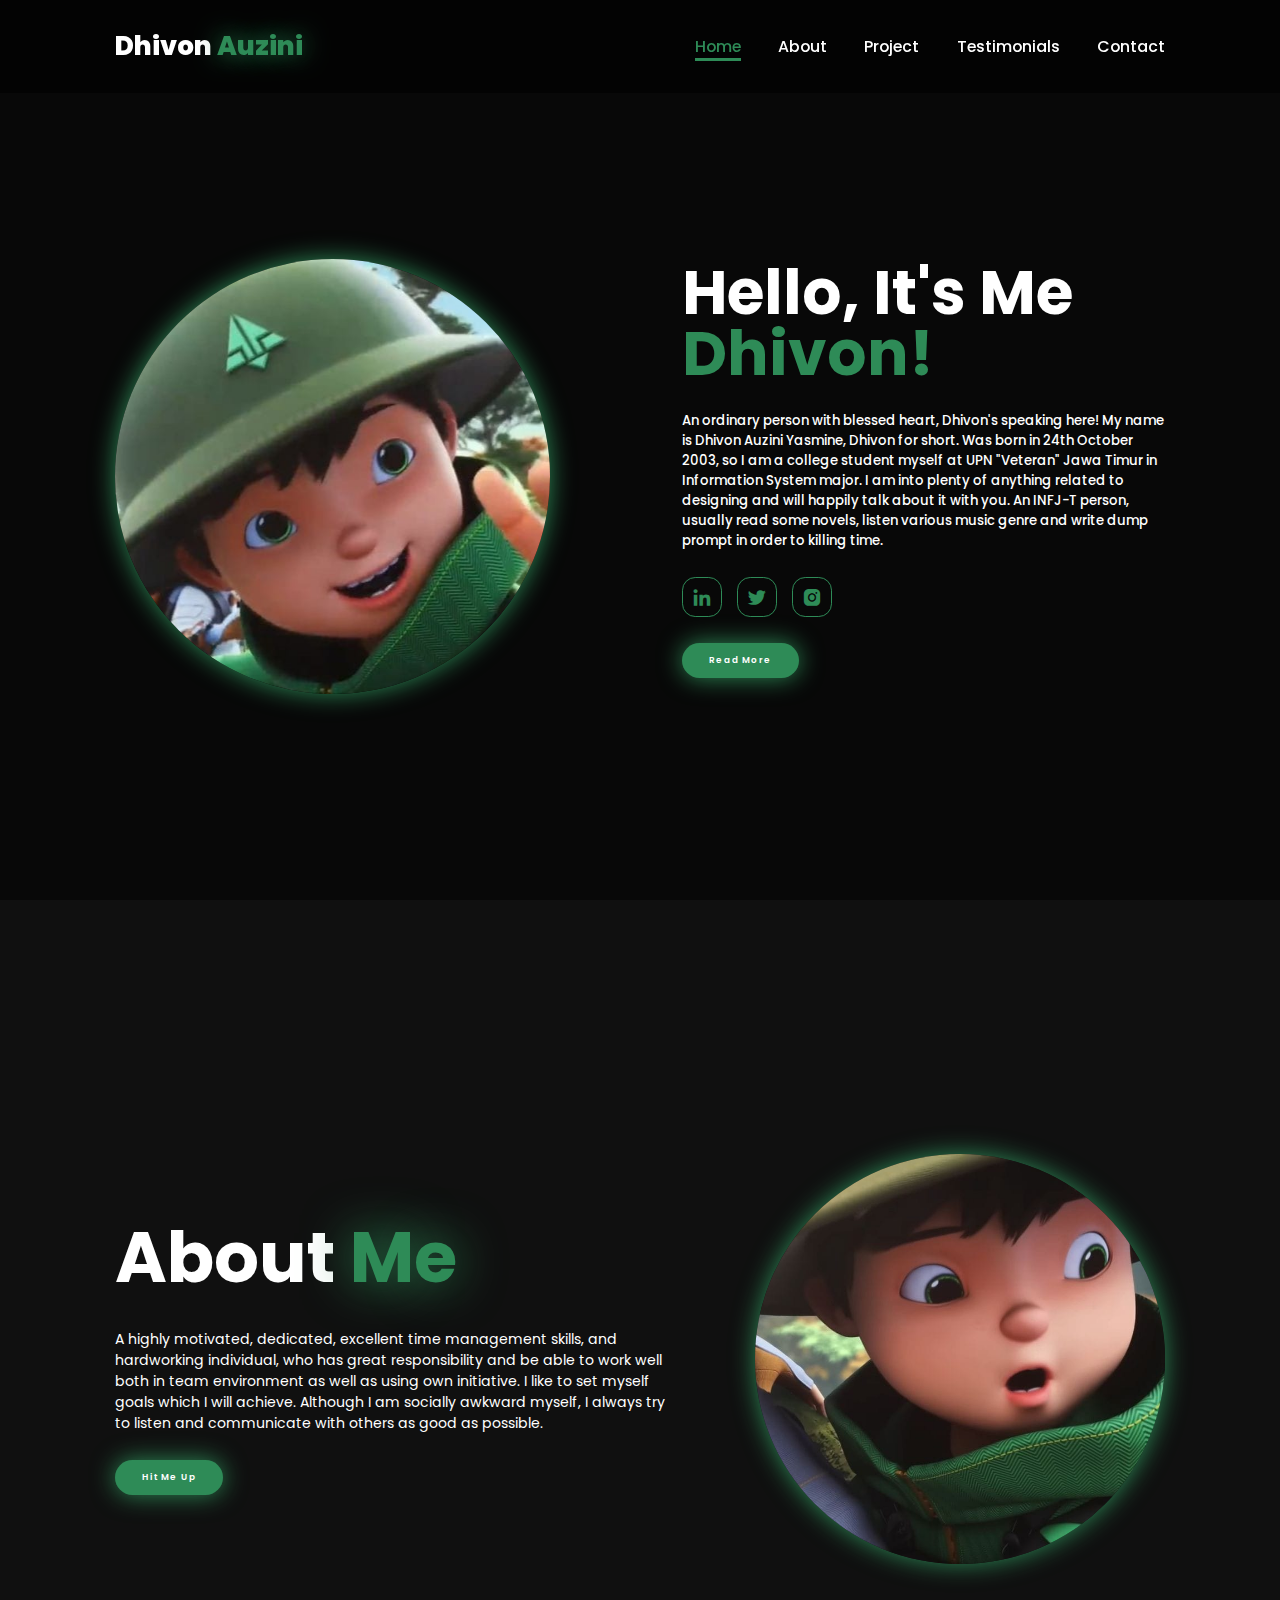
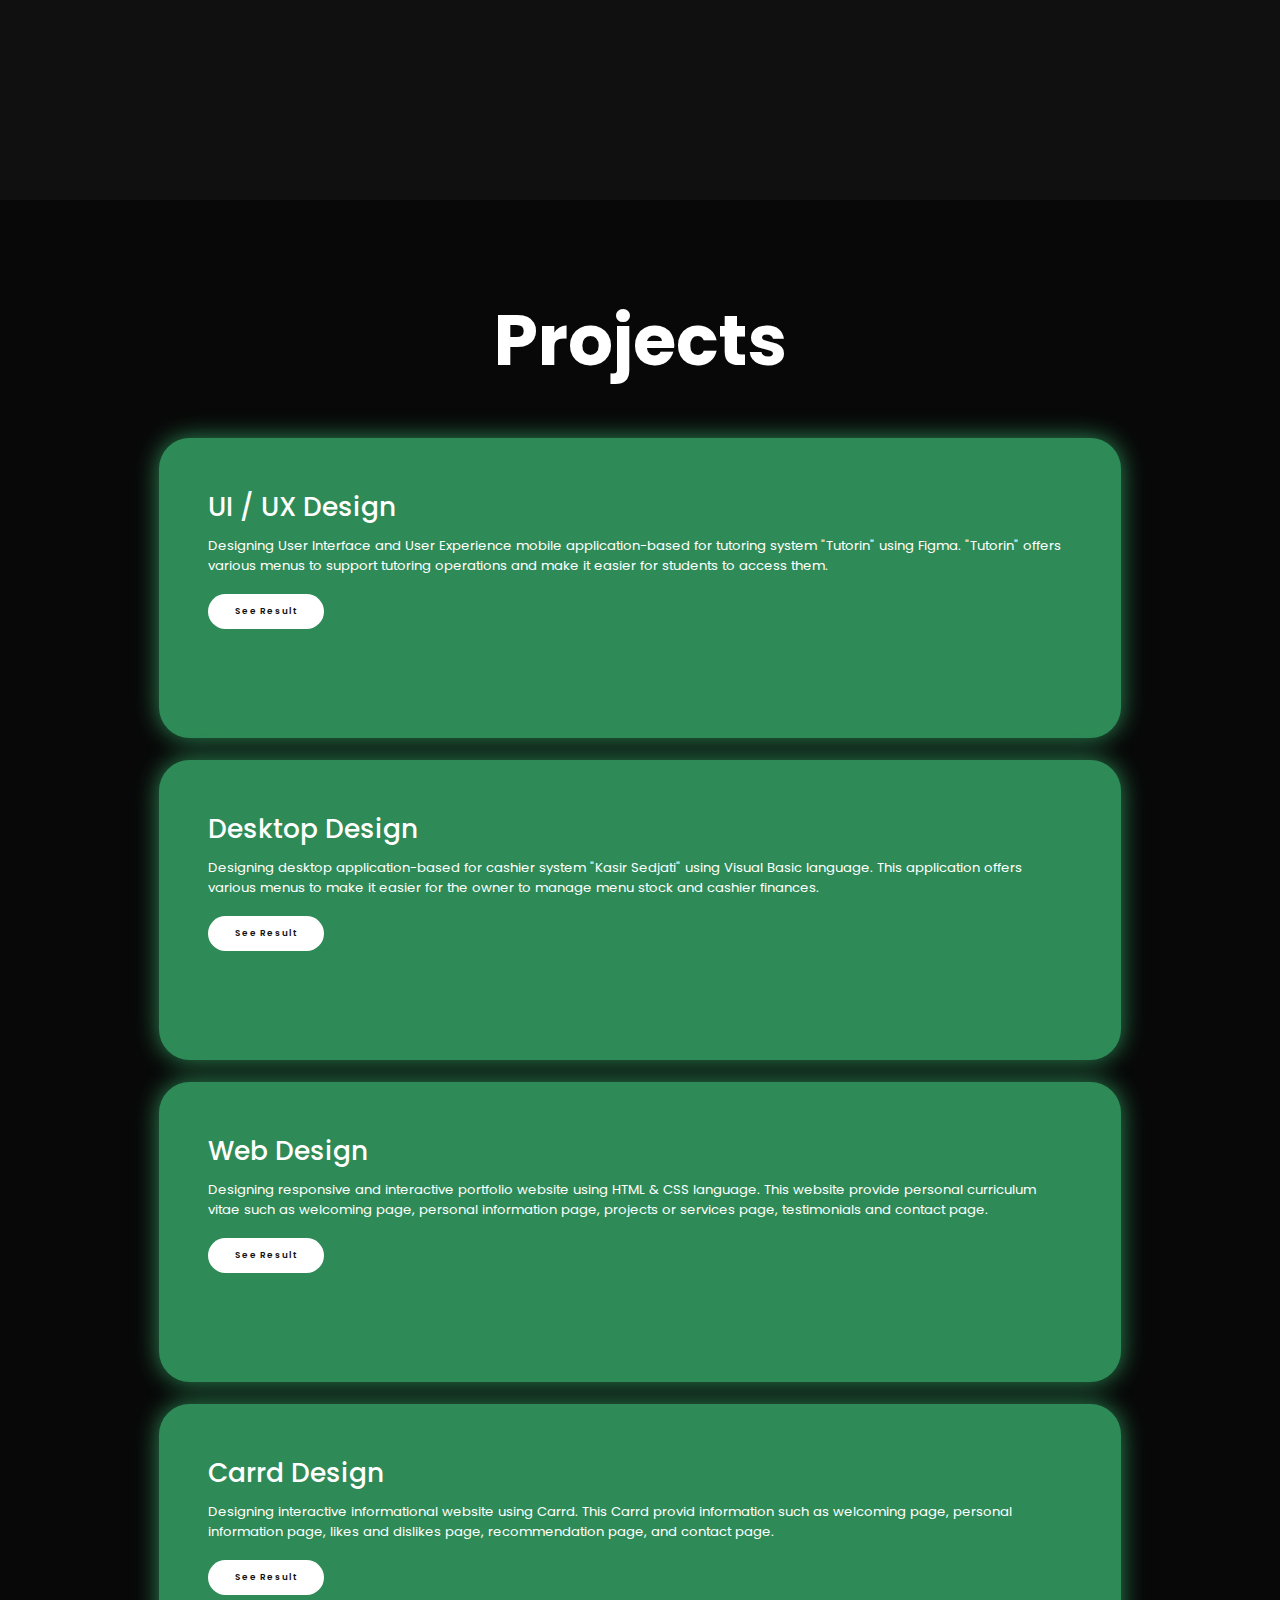
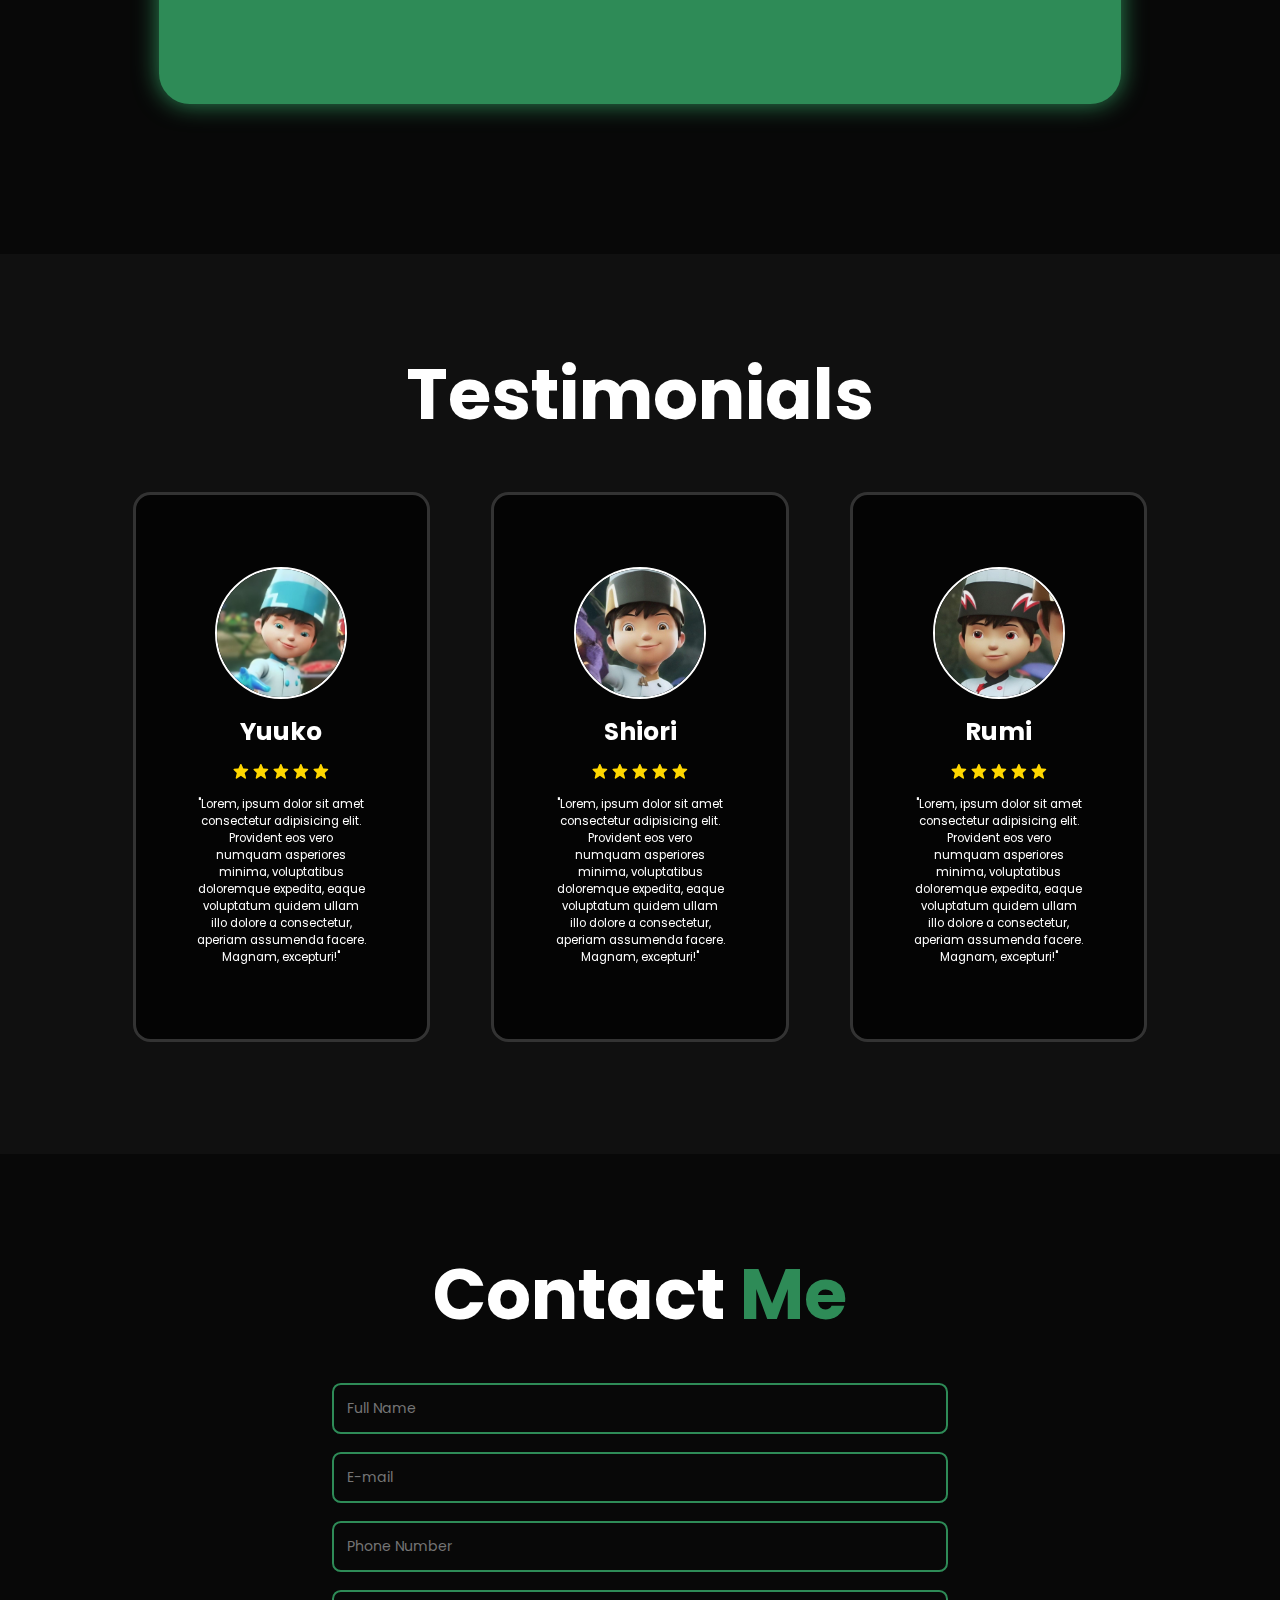
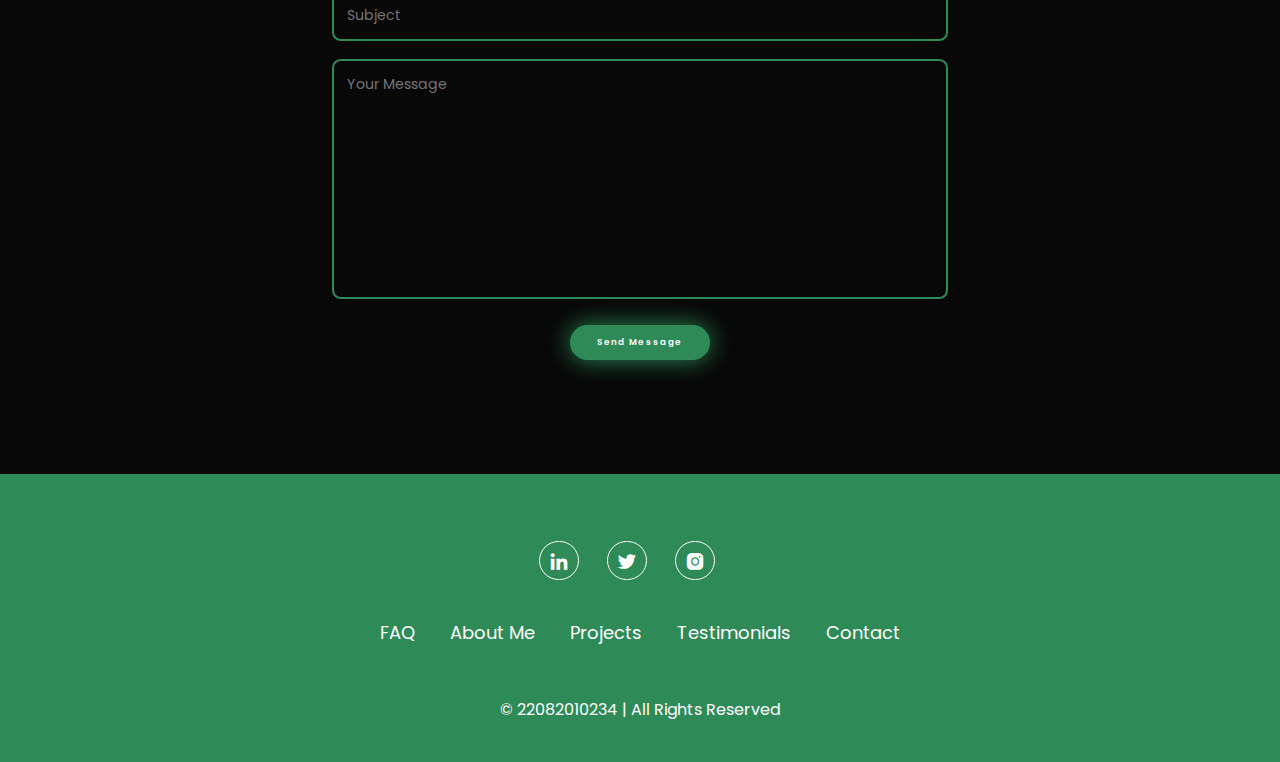
<file: dhivon/index.html>
<html lang="en">
<head>
    <meta charset="UTF-8">
    <meta name="viewport" content="width=device-width, initial-scale=1.0">
    <title>Welcome!</title>

    <!-- css link -->
    <link rel="stylesheet" type="text/css" href="style.css">
    
    <!-- font link -->
    <link rel="preconnect" href="https://fonts.googleapis.com">
    <link rel="preconnect" href="https://fonts.gstatic.com" crossorigin>
    <link href="https://fonts.googleapis.com/css2?family=Poppins:ital,wght@0,100;0,200;0,300;0,400;0,500;0,600;0,700;0,800;0,900;1,100;1,200;1,300;1,400;1,500;1,600;1,700;1,800;1,900&display=swap" rel="stylesheet">

    <!-- icon link -->
    <link href='https://unpkg.com/boxicons@2.1.4/css/boxicons.min.css' rel='stylesheet'>
</head>
<body>
    
    <header class="header">
        <a href="#home" class="logo"> Dhivon <span>Auzini</span></a>

        <i class='bx bx-menu' id="menu-icon"></i>
        <nav class="navbar">
            <a href="#home" class="active">Home</a>
            <a href="#about">About</a>
            <a href="#projects">Project</a>
            <a href="#testimonials">Testimonials</a>
            <a href="#contact">Contact</a>
        </nav>
    </header>

    <section class="home" id="home">
        <div class="home-img">
            <img src="home.jpeg" alt="">
        </div>
        <div class="home-content">
            <h1>Hello, It's Me <span>Dhivon!</span></h1>
            <h3 class="text-animation"><span></span></h3>
            <p>An ordinary person with blessed heart, Dhivon's speaking here! My name is Dhivon Auzini Yasmine, Dhivon for short. Was born in 24th October 2003, so I am a college student myself at UPN "Veteran" Jawa Timur in Information System major.  I am into plenty of anything related to designing and will happily talk about it with you. An INFJ-T person, usually read some novels, listen various music genre and write dump prompt in order to killing time.</p>

            <div class="social-icons">
                <a href="#"><i class='bx bxl-linkedin'></i></a>
                <a href="#"><i class='bx bxl-twitter' ></i></a>
                <a href="#"><i class='bx bxl-instagram-alt' ></i></a>
            </div>

            <a href="#about" class="btn">Read More</a>
        </div>
    </section>

    <section class="about" id="about">
        <div class="about-content">
            <h2 class="heading">About <span>Me</span></h2>
            <h3 class="text-animation"><span></span></h3>
            <p>A highly motivated, dedicated, excellent time management skills, and hardworking individual, who has great responsibility and be able to work well both in team environment as well as using own initiative. I like to set myself goals which I will achieve. Although I am socially awkward myself, I always try to listen and communicate with others as good as possible.</p>
            <a href="#contact" class="btn">Hit Me Up</a>
        </div>

        <div class="about-img">
            <img src="about.jpeg" alt="">
        </div>
    </section>
    
    <section class="projects" id="projects">
        <h2 class="heading">Projects</h2>
        <div class="projects-container">
            <div class="projects-box">
                <div class="projects-info">
                    <h4>UI / UX Design</h4>
                    <p> Designing User Interface and User Experience mobile application-based for tutoring system "Tutorin" using Figma. "Tutorin" offers various menus to support tutoring operations and make it easier for students to access them.</p>
                    <a href="https://www.figma.com/file/AbMfl1EfJgvURfLlW3kEpM/ADSI-bimbel?type=design&node-id=0-1&mode=design" class="btn-read">See Result</a>
                </div> 
            </div>
            <div class="projects-box">
                <div class="projects-info">
                    <h4>Desktop Design</h4>
                    <p>Designing desktop application-based for cashier system "Kasir Sedjati" using Visual Basic language. This application offers various menus to make it easier for the owner to manage menu stock and cashier finances.</p>
                    <a href="https://drive.google.com/file/d/1sL5VY2yGUcNjOgNeVgdb76kVth1eeqQ7/view?usp=drive_link" class="btn-read">See Result</a>
                </div> 
            </div>
            <div class="projects-box">
                <div class="projects-info">
                    <h4>Web Design</h4>
                    <p>Designing responsive and interactive portfolio website using HTML & CSS language. This website provide personal curriculum vitae such as welcoming page, personal information page, projects or services page, testimonials and contact page.</p>
                    <a href="#home" class="btn-read">See Result</a>
                </div> 
            </div>
            <div class="projects-box">
                <div class="projects-info">
                    <h4>Carrd Design</h4>
                    <p>Designing interactive informational website using Carrd. This Carrd provid information such as welcoming page, personal information page, likes and dislikes page, recommendation page, and contact page.</p>
                    <a href="https://w8nbin.carrd.co/" class="btn-read">See Result</a>
                </div> 
            </div>
        </div>
    </section>

    <section class="testimonials" id="testimonials">
        <div class="testimonials-box">
            <h2 class="heading">Testimonials</h2>
            <div class="wrapper">
                <div class="testimonial-item">
                    <img src="3.jpeg" alt="">
                    <h2>Yuuko</h2>
                    <div class="rating">
                        <i class='bx bxs-star' id="star"></i>
                        <i class='bx bxs-star' id="star"></i>
                        <i class='bx bxs-star' id="star"></i>
                        <i class='bx bxs-star' id="star"></i>
                        <i class='bx bxs-star' id="star"></i>
                    </div>
                    <p>"Lorem, ipsum dolor sit amet consectetur adipisicing elit. Provident eos vero numquam asperiores minima, voluptatibus doloremque expedita, eaque voluptatum quidem ullam illo dolore a consectetur, aperiam assumenda facere. Magnam, excepturi!"</p>
                </div>
                <div class="testimonial-item">
                    <img src="1.jpeg" alt="">
                    <h2>Shiori</h2>
                    <div class="rating">
                        <i class='bx bxs-star' id="star"></i>
                        <i class='bx bxs-star' id="star"></i>
                        <i class='bx bxs-star' id="star"></i>
                        <i class='bx bxs-star' id="star"></i>
                        <i class='bx bxs-star' id="star"></i>
                    </div>
                    <p>"Lorem, ipsum dolor sit amet consectetur adipisicing elit. Provident eos vero numquam asperiores minima, voluptatibus doloremque expedita, eaque voluptatum quidem ullam illo dolore a consectetur, aperiam assumenda facere. Magnam, excepturi!"</p>
                </div>
                <div class="testimonial-item">
                    <img src="2.jpeg" alt="">
                    <h2>Rumi</h2>
                    <div class="rating">
                        <i class='bx bxs-star' id="star"></i>
                        <i class='bx bxs-star' id="star"></i>
                        <i class='bx bxs-star' id="star"></i>
                        <i class='bx bxs-star' id="star"></i>
                        <i class='bx bxs-star' id="star"></i>
                    </div>
                    <p>"Lorem, ipsum dolor sit amet consectetur adipisicing elit. Provident eos vero numquam asperiores minima, voluptatibus doloremque expedita, eaque voluptatum quidem ullam illo dolore a consectetur, aperiam assumenda facere. Magnam, excepturi!"</p>
                </div>
            </div>
        </div>
    </section>

    <section class="contact" id="contact">
        <h2 class="heading">Contact <span>Me</span></h2>

        <form action="#">
            <div class="input-box">
                <input type="text" placeholder="Full Name">
                <input type="email" placeholder="E-mail">
            </div>
            <div class="input-box">
                <input type="number" placeholder="Phone Number">
                <input type="text" placeholder="Subject">
            </div>

            <textarea name="" id="" cols="30" rows="10" placeholder="Your Message"></textarea>
            <input type="submit" value="Send Message" class="btn">
        </form>
    </section>

    <footer class="footer">
        <div class="social">
            <a href="#"><i class='bx bxl-linkedin'></i></a>
            <a href="#"><i class='bx bxl-twitter' ></i></a>
            <a href="#"><i class='bx bxl-instagram-alt' ></i></a>
        </div>

        <ul class="list">
            <li>
                <a href="#">FAQ</a>
            </li>
            <li>
                <a href="#about">About Me</a>
            </li>
            <li>
                <a href="#project">Projects</a>
            </li>
            <li>
                <a href="#testimonials">Testimonials</a>
            </li>
            <li>
                <a href="#contact">Contact</a>
            </li>
        </ul>
        <p class="copyright">© 22082010234 | All Rights Reserved</p>
    </footer>
</body>
</html>
</file>
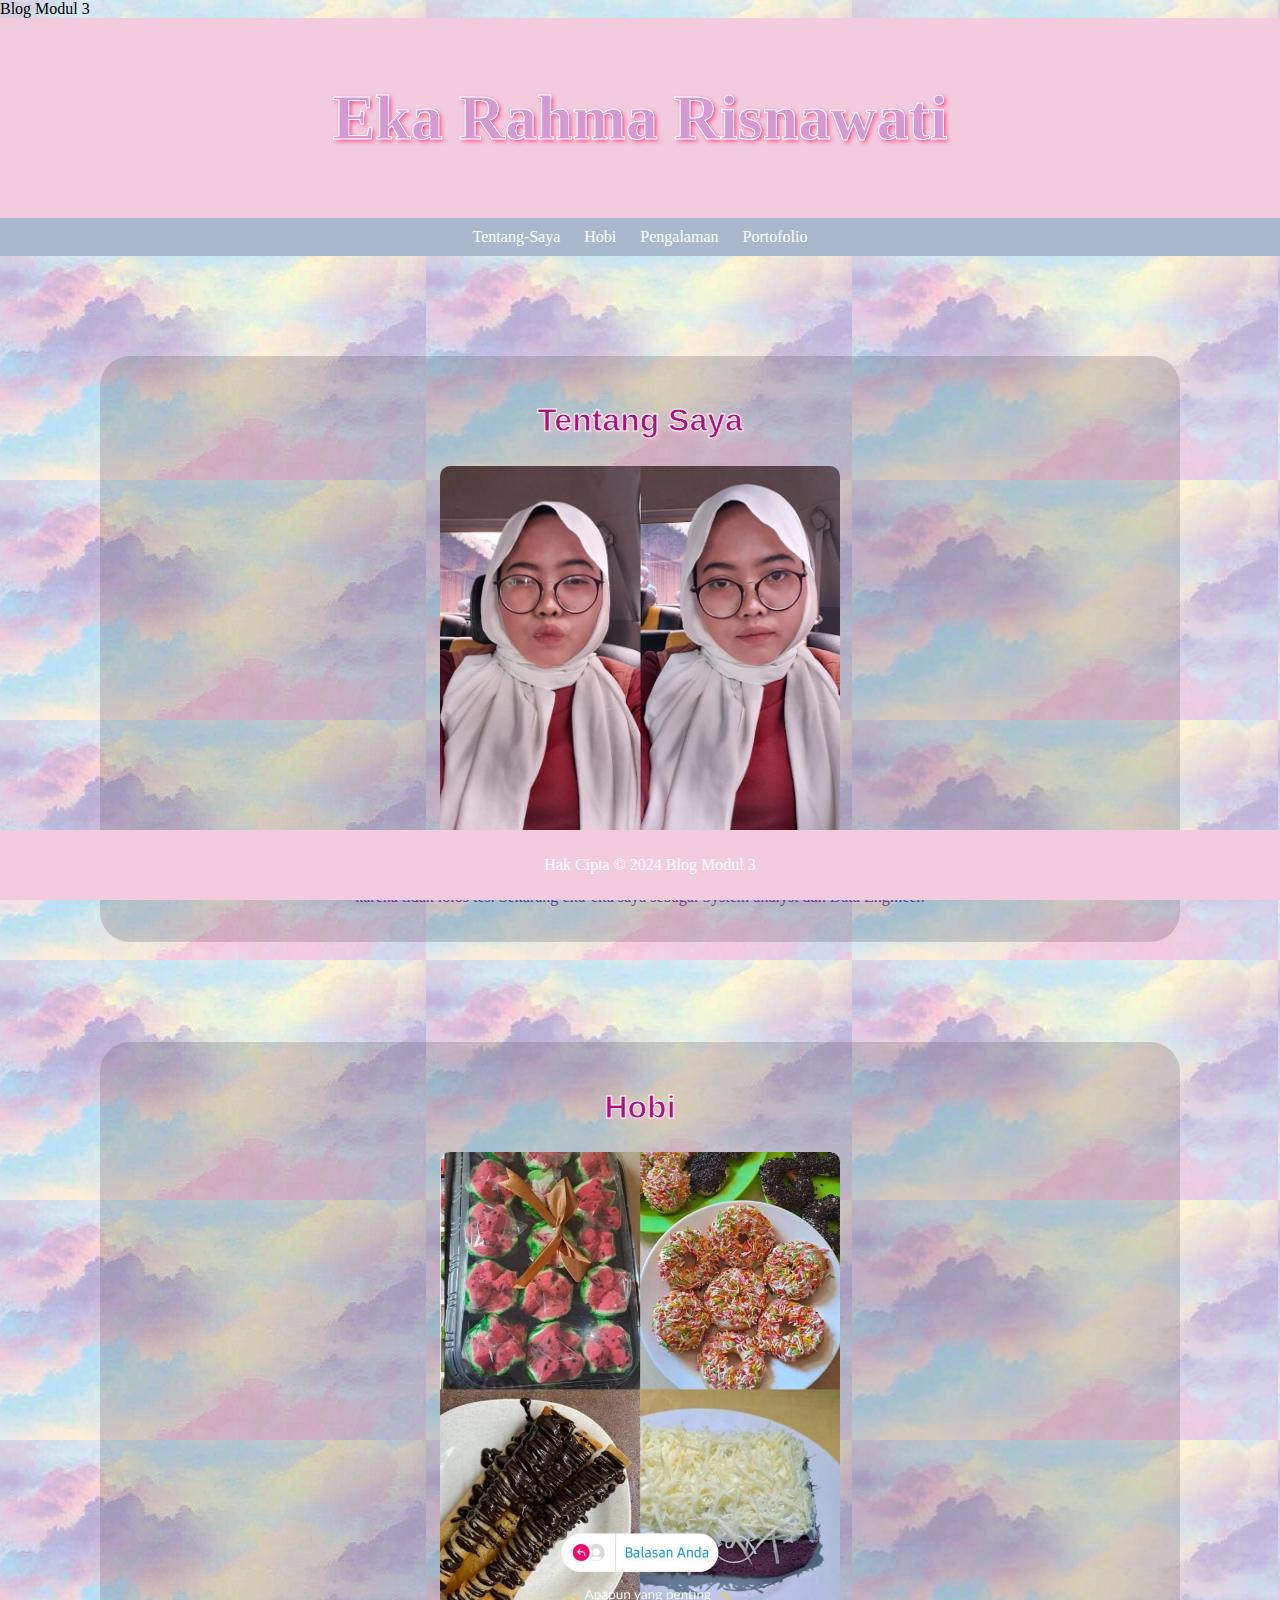
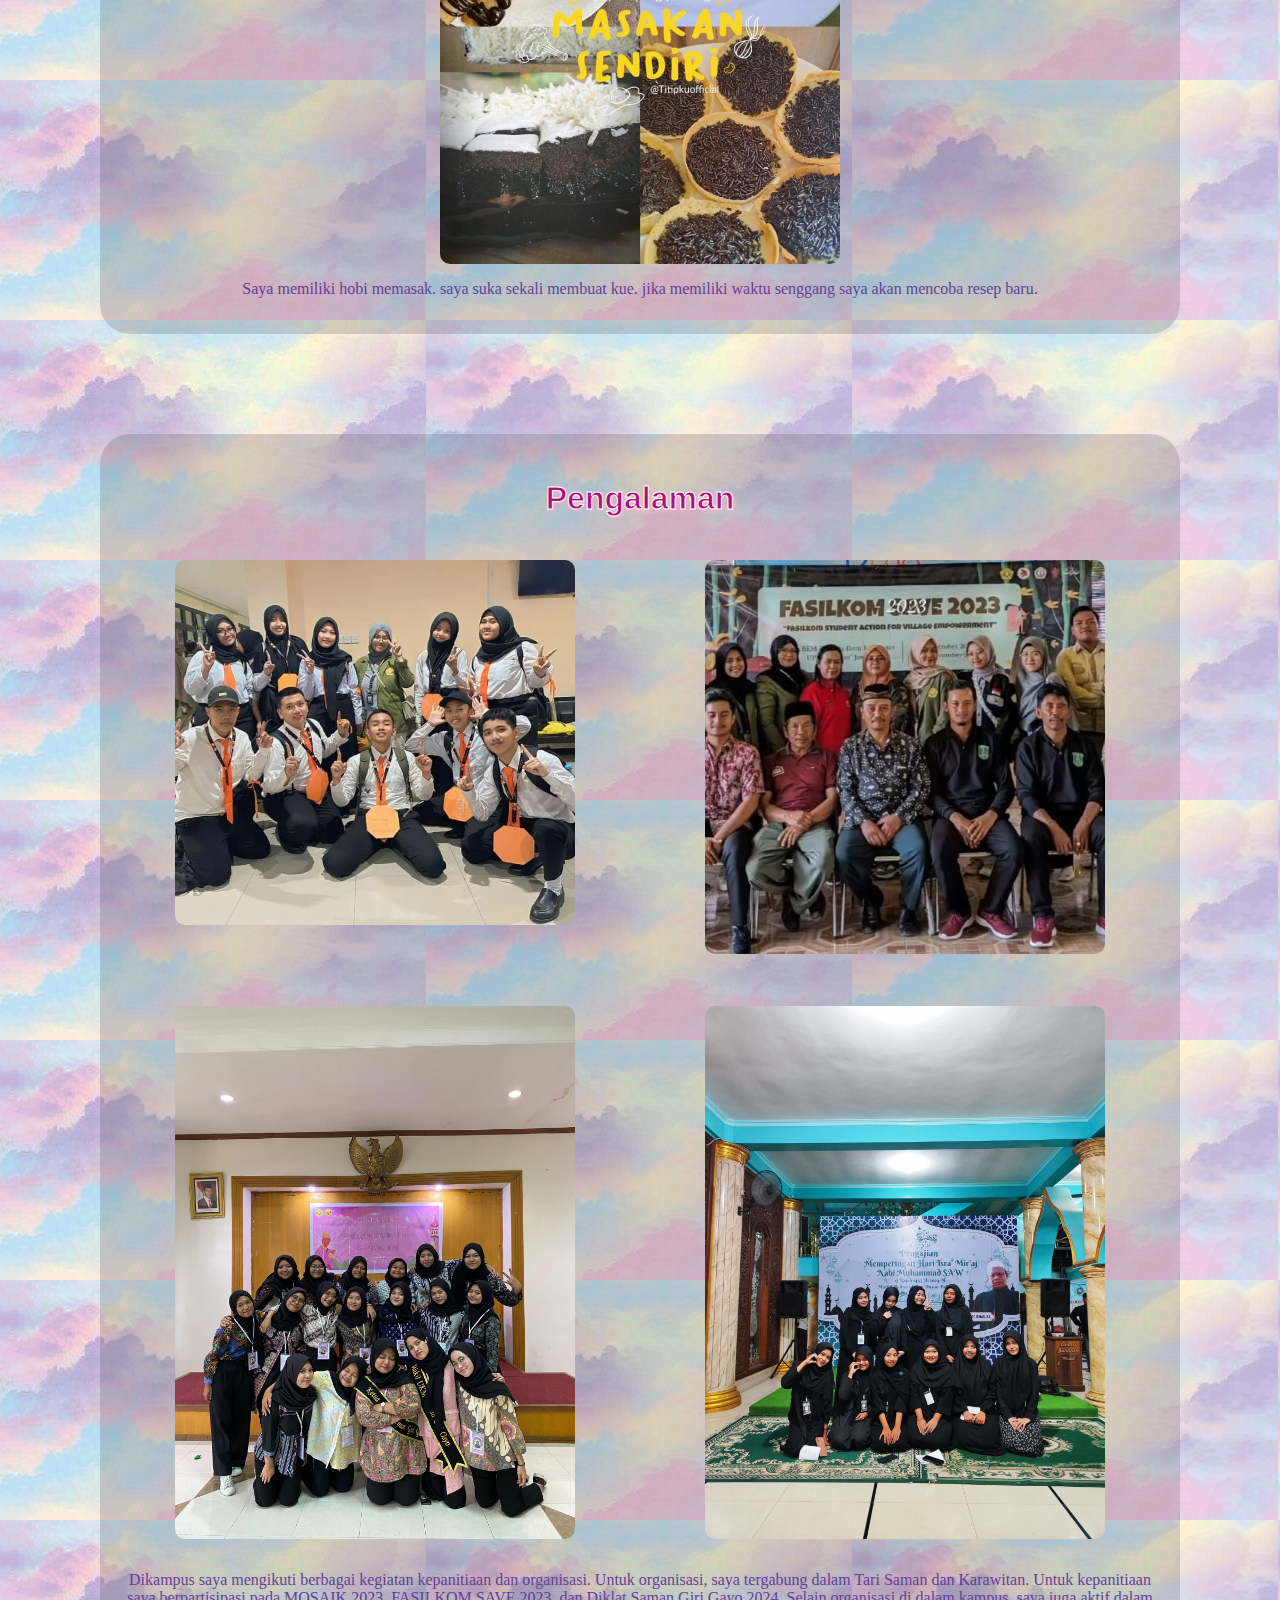
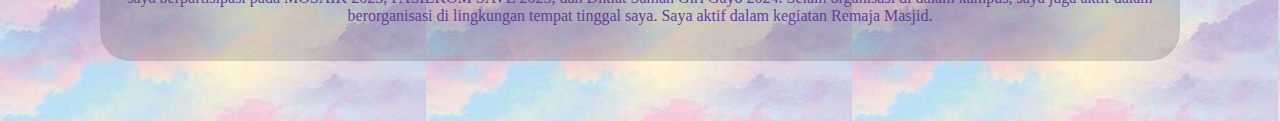
<file: eka/Untitled-1.html>
<!DOCTYPE html>
<html lang="en">
    <head>
        <meta charset="UF-8">
        <meta name="viewport" content="widthdevice-width, iniial-scale=1.0"> 
        <link rel="stylesheet" href="stylenya.css">
        <tittle>Blog Modul 3</tittle>
    </head>
    <body>
        <!-- tempat coding body -->
        <header>
            <h1>Eka Rahma Risnawati</h1>
        </header>
        <nav>
            <a href="#Tentang-Saya">Tentang-Saya</a>
            <a href="#Hobi">Hobi</a>
            <a href="#Pengalaman">Pengalaman</a>
            <a href="#Portofolio">Portofolio</a>
        </nav>
        <section>
            <h2 id="Tentang-Saya">Tentang Saya</h2>
            <p><img src="potoku3.jpeg" alt="Foto Saya"></p>
            <p class="bordered-text">Mahasiswa semester 4 program studi sistem informasi fakultas ilmu komputer Universitas Pembangunan Nasional "Veteran" Jawa Timur. Lahir di Madiun dan tinggal di Sidoarjo. Pernah menempuh pendidikan di SMPN 1 Sedati dan SMAN 1 Waru. Dulu pernah memiliki cita-cia sebagai seorang dokter, tetapi pupus karena tidak lolos tes. Sekarang cita-cita saya sebagai System analyst dan Data Engineer.</p>
        </section>
        <section>
            <h2 id="Hobi">Hobi</h2>
            <p><img src="masakanku.jpeg" alt="Foto Saya"></p>
            <p>Saya memiliki hobi memasak. saya suka sekali membuat kue. jika memiliki waktu senggang saya akan mencoba resep baru.</p>
        </section>
        <section>
            <h2 id="Pengalaman">Pengalaman</h2>
            <div class="grid-container">
            <p><img src="mosaik.jpeg" alt="MOSAIK"></p>
            <p><img src="abdes.jpeg" alt="ABDI DESA"></p>
            <p><img src="saman.jpeg" alt="SAMAN"></p>
            <p><img src="remas.jpeg" alt="REMAS"></p>
            </div>
            <p>Dikampus saya mengikuti berbagai kegiatan kepanitiaan dan organisasi. Untuk organisasi, saya tergabung dalam Tari Saman dan Karawitan. Untuk kepanitiaan saya berpartisipasi pada MOSAIK 2023, FASILKOM SAVE 2023, dan Diklat Saman Giri Gayo 2024. Selain organisasi di dalam kampus, saya juga aktif dalam berorganisasi di lingkungan tempat tinggal saya. Saya aktif dalam kegiatan Remaja Masjid.</p>
        </section>
        <footer>
            <p>Hak Cipta &copy; 2024 Blog Modul 3</p>
        </footer>
    </body>
</html>
</file>
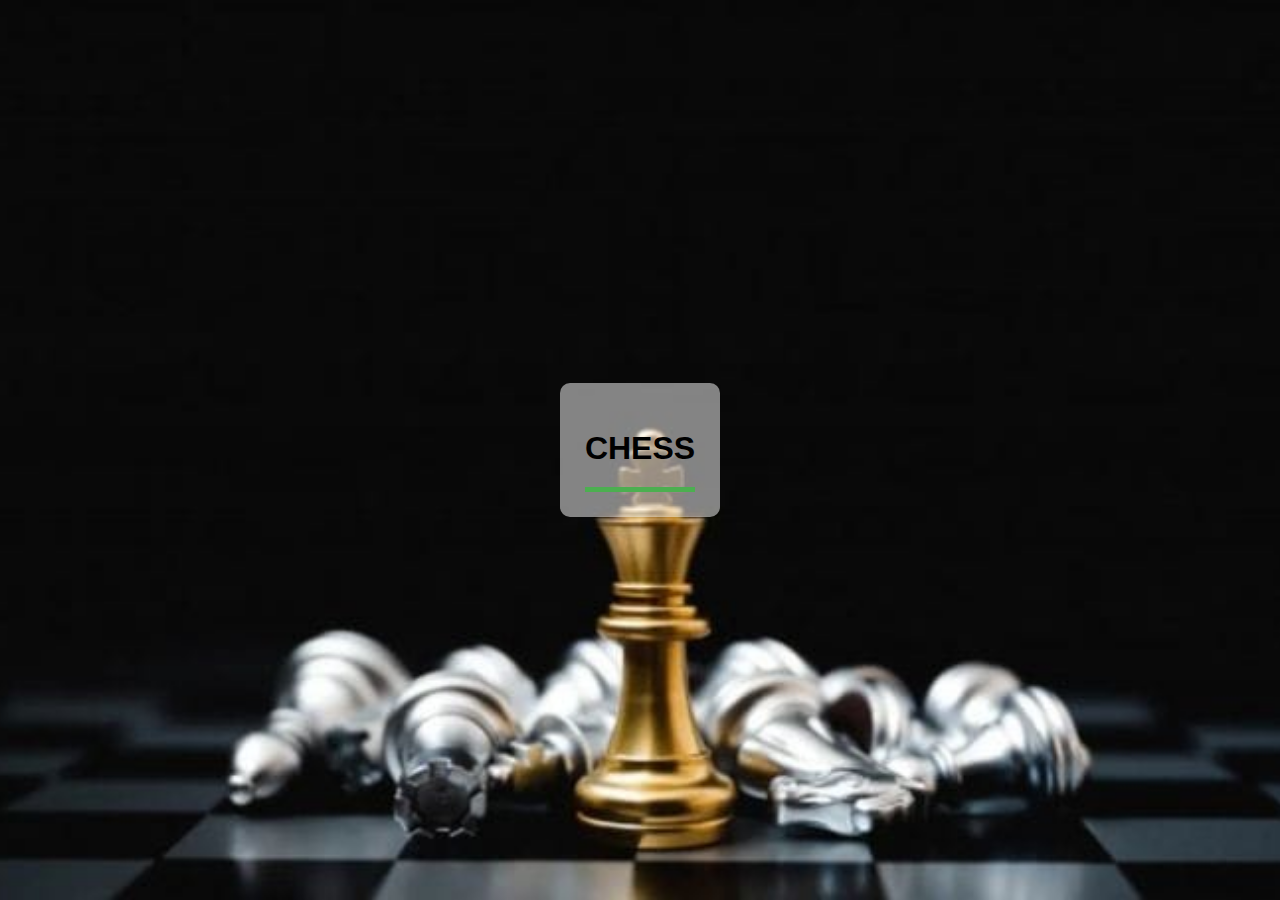
<file: game/catur.html>
<!DOCTYPE html>
<html>

<head>
  <title>Hit Me</title>
  <link rel="stylesheet" href="catur.css">
</head>

<body onload="redirectToNextPage()">

  <div class="container">
    <h1>CHESS</h1>
    <div class="loading-bar">
      <div class="progress" style="width: 100%"></div>
    </div>
  </div>

  <script src="catur.js"></script>
</body>

</html>
</file>
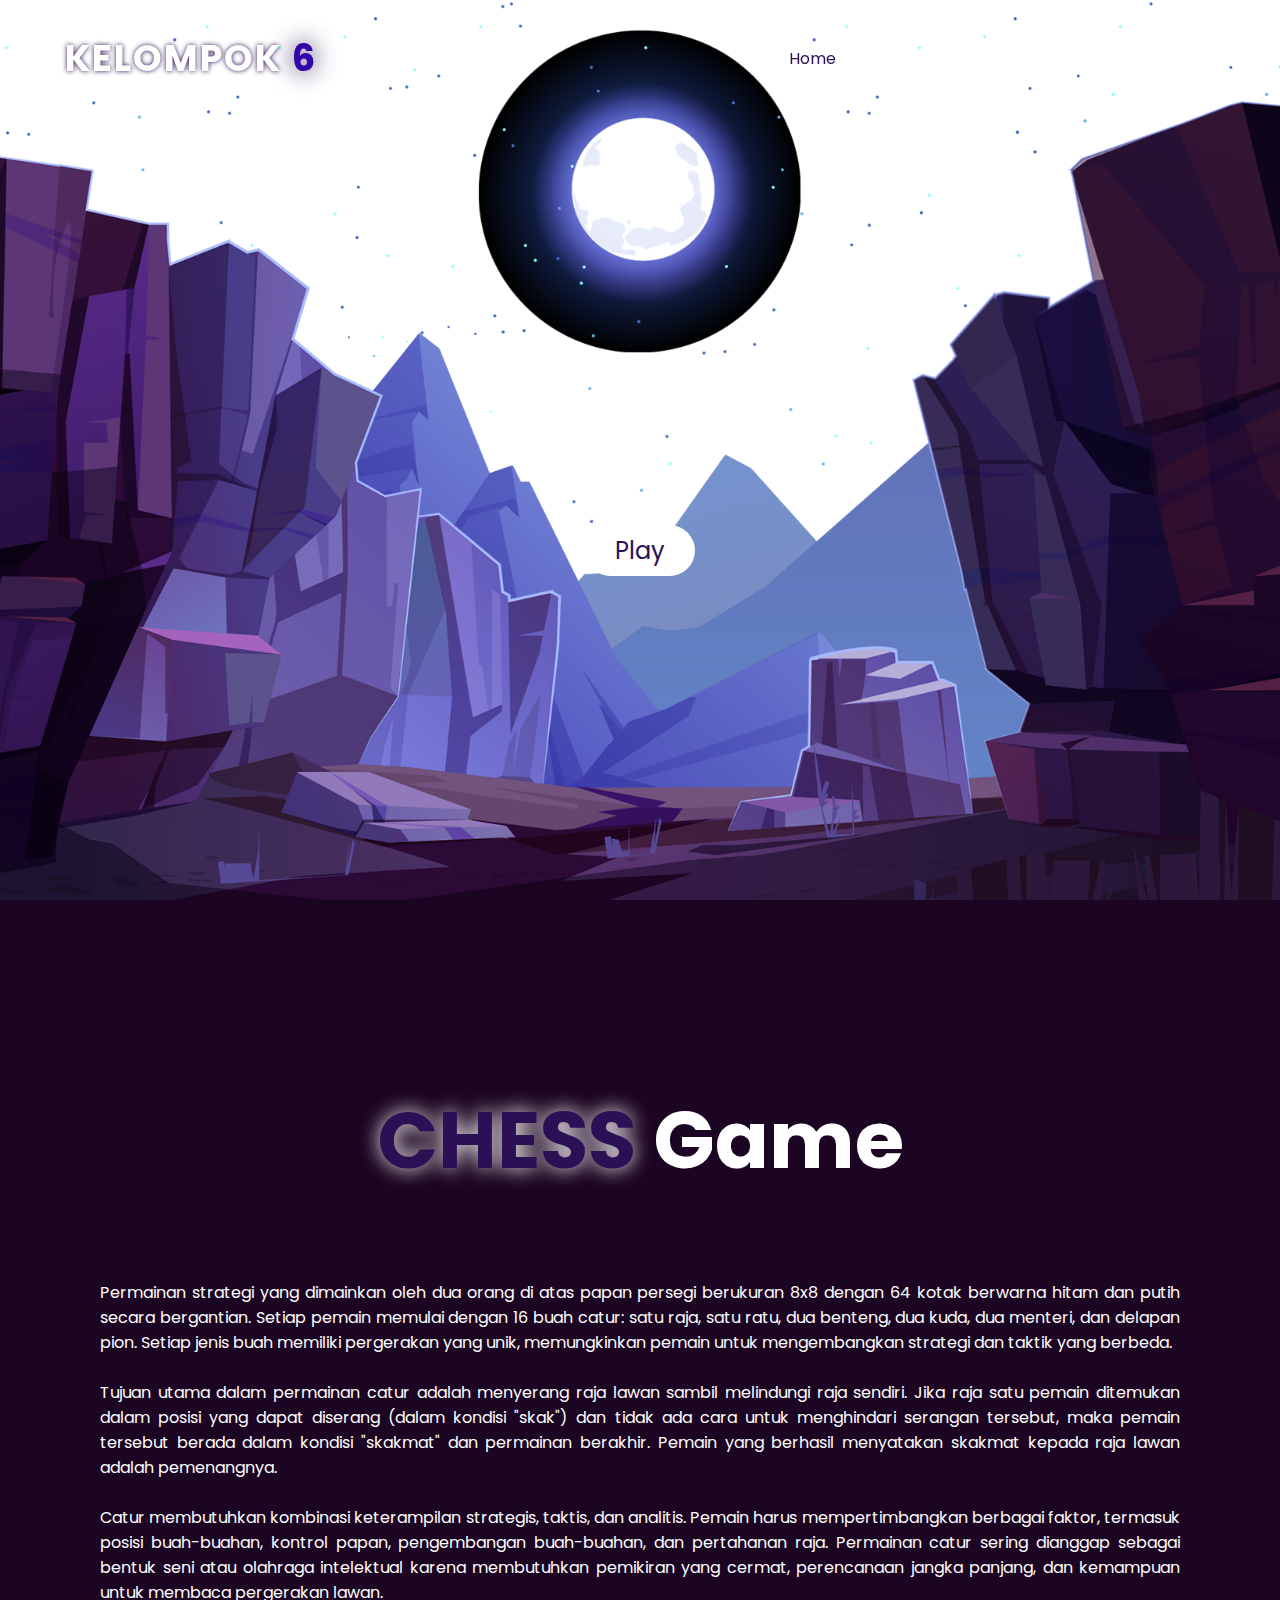
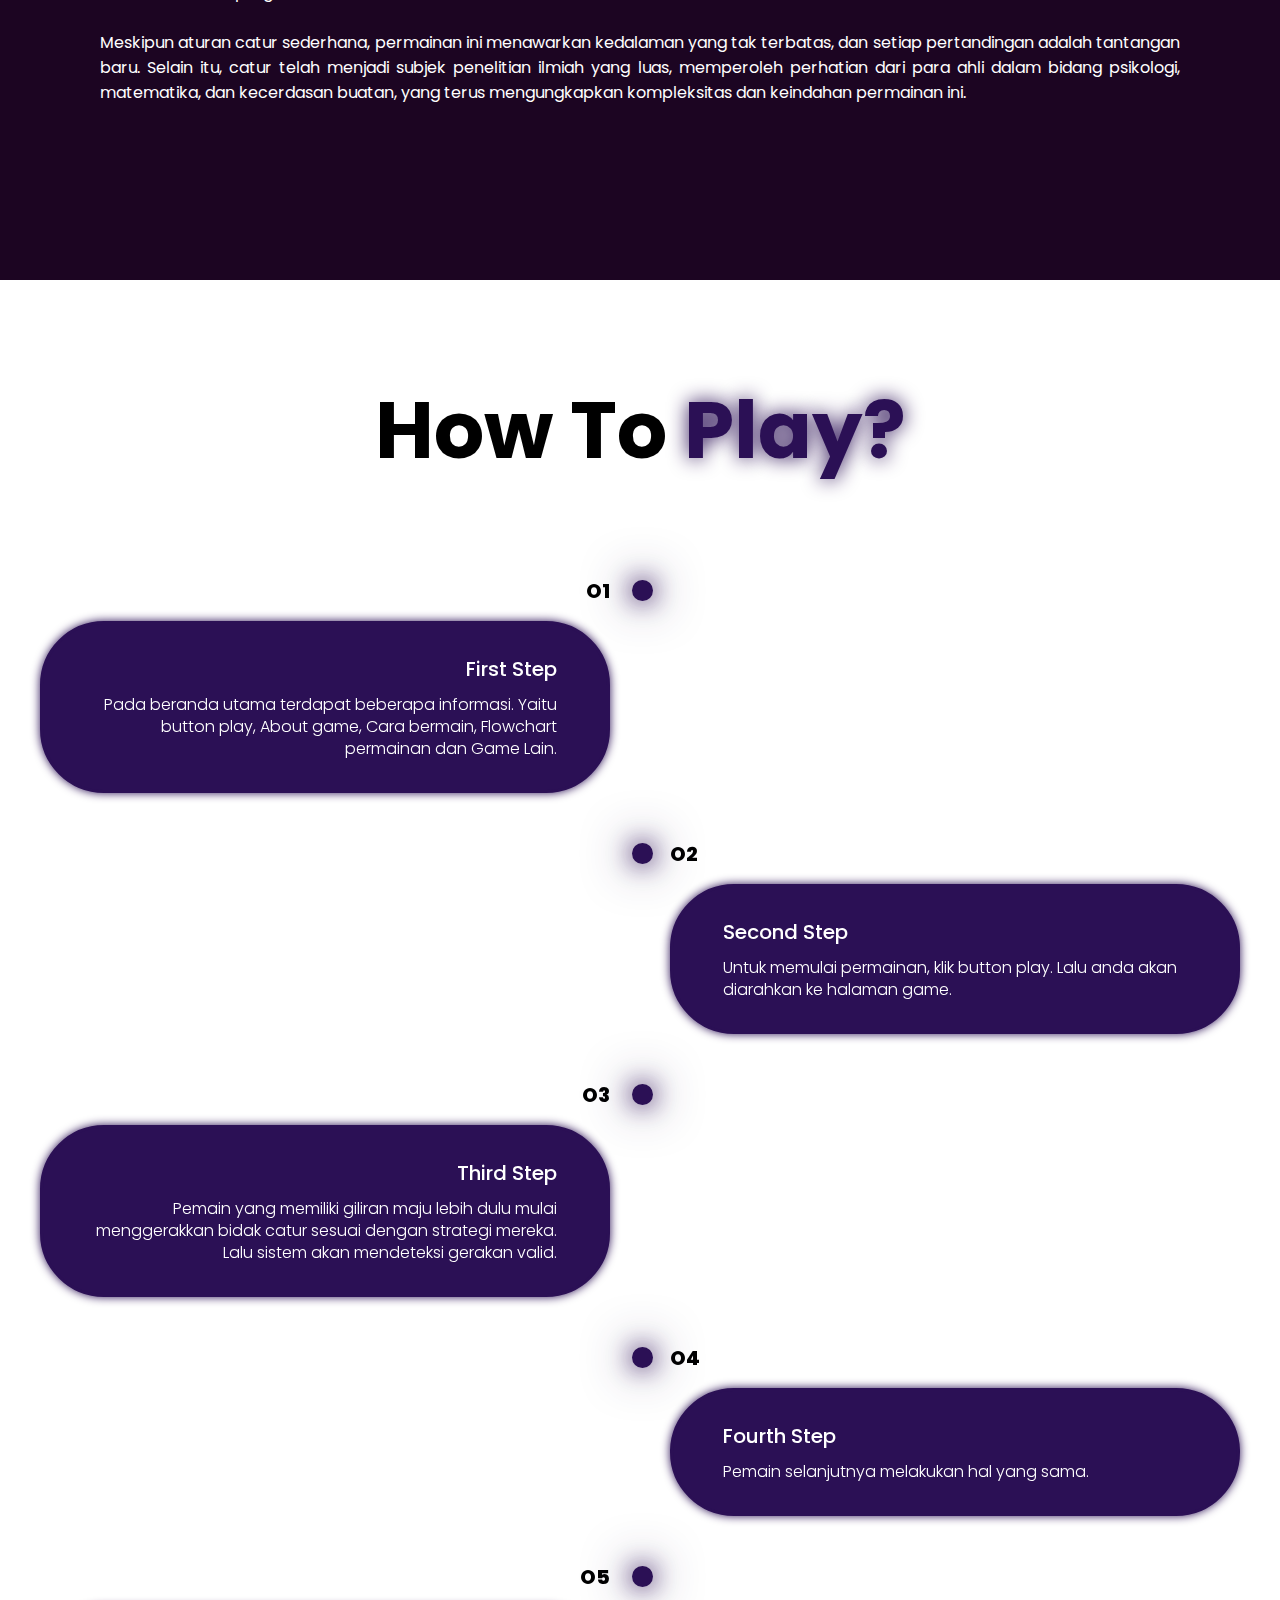
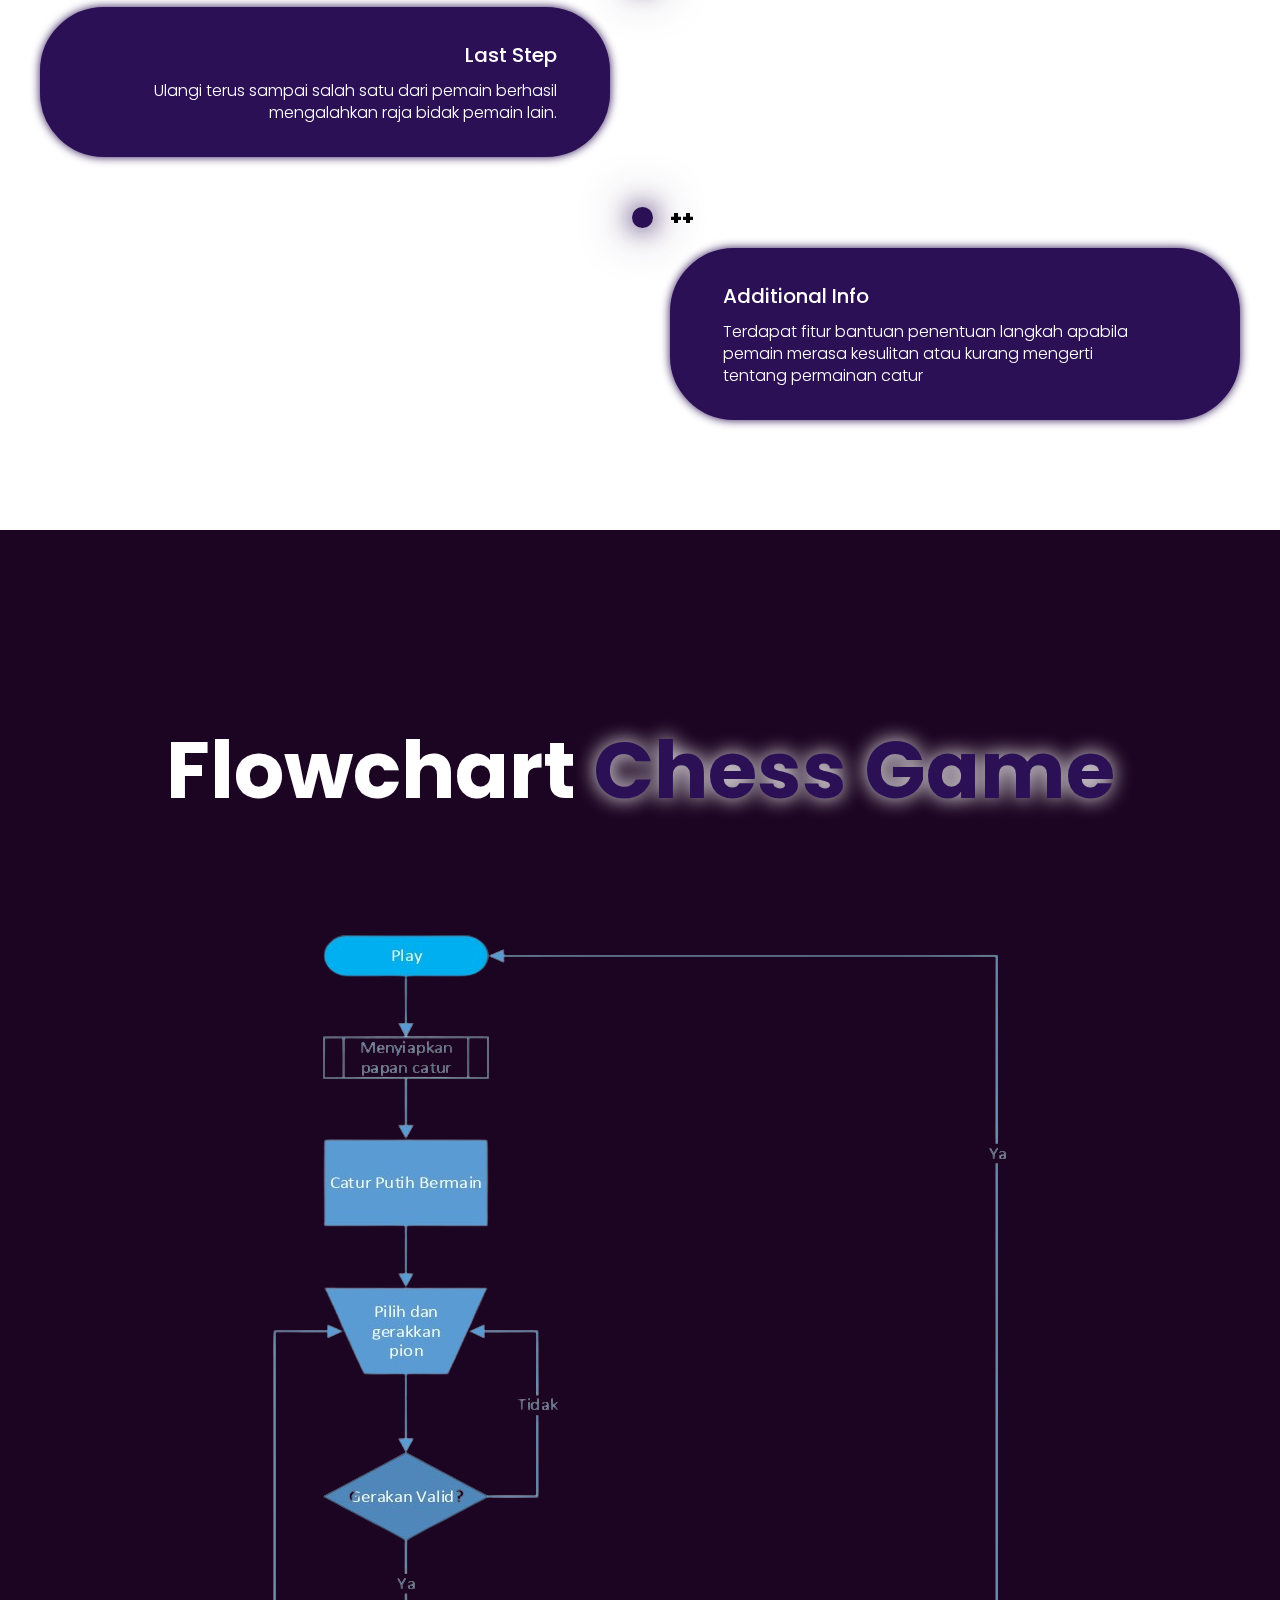
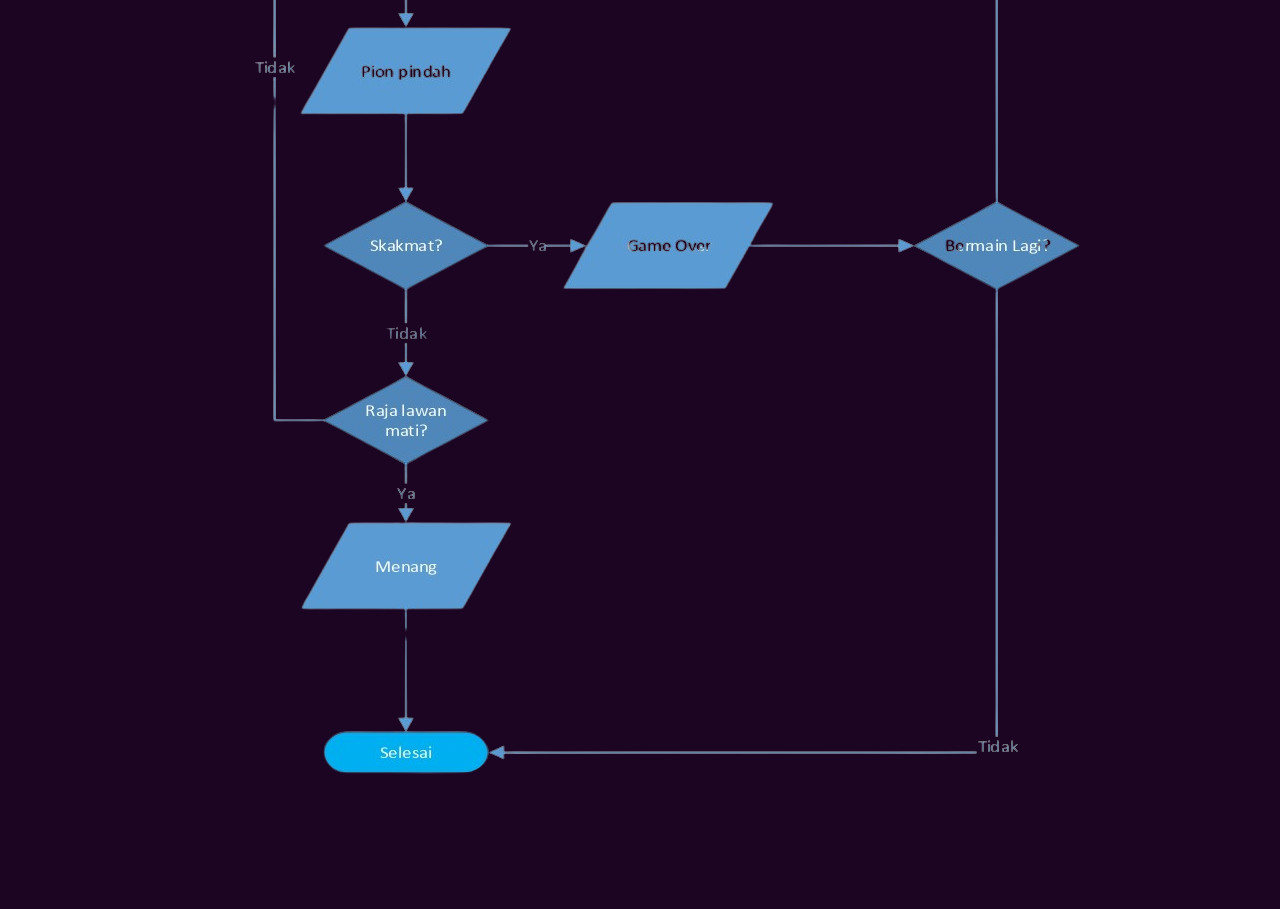
<file: home/home.html>
<!DOCTYPE html>
<html>

<head>
    <title>Hit Me</title>

    <!-- CSS LINK -->
    <link rel="stylesheet" href="home.css">
</head>

<body>
    <!-- HEADER -->
    <header>
        <a href="#home" class="logo">KELOMPOK <span>6</span></a>
        <div class="menu-bar">
            <ul>
                <li><a href="#home" class="active">Home</a></li>
                <li><a href="#sec">About</a></li>
                <li><a href="#about">How To Play</a></li>
                <li><a href="#flow">Flowchart</a></li>
                <li><a href="#">Other<i class="fas fa-caret-down"></i></a>
                    <div class="dropdown-menu">
                        <ul>
                            <li><a href="../home/Piano/piano.html">Piano</a></li>
                            <li><a href="../game/Hit Me/1.html">Hit Me</a></li>
                        </ul>
                    </div>
            </ul>
    </header>

    <!-- HOME -->
    <section class="home" id="home">
        <div class="home-item">
            <img src="stars.png" id="stars">
            <img src="moon.png" id="moon">
            <img src="mountains_behind.png" id="mountains_behind">
            <h2 id="text">CHESS</h2>
            <a href="../game/catur.html" id="btn">Play</a>
            <img src="mountains_front.png" id="mountains_front">
        </div>
        <!-- <img src="stars.png" id="stars">
        <img src="moon.png" id="moon">
        <img src="mountains_behind.png" id="mountains_behind">
        <h2 id="text">Hit Me</h2>
        <a href="../game/1.html" id="btn">Play</a>
        <img src="mountains_front.png" id="mountains_front"> -->
    </section>

    <!-- ABOUT -->
    <div class="sec" id="sec">
        <h2 class="headings"><span>CHESS </span>Game</h2>
        <p>Permainan strategi yang dimainkan oleh dua orang di atas papan persegi berukuran 8x8 dengan 64 kotak berwarna
            hitam dan putih secara bergantian. Setiap pemain memulai dengan 16 buah catur: satu raja, satu ratu, dua
            benteng, dua kuda, dua menteri, dan delapan pion. Setiap jenis buah memiliki pergerakan yang unik,
            memungkinkan pemain untuk mengembangkan strategi dan taktik yang berbeda.<br><br>
            Tujuan utama dalam permainan catur adalah menyerang raja lawan sambil melindungi raja sendiri. Jika raja
            satu pemain ditemukan dalam posisi yang dapat diserang (dalam kondisi "skak") dan tidak ada cara untuk
            menghindari serangan tersebut, maka pemain tersebut berada dalam kondisi "skakmat" dan permainan berakhir.
            Pemain yang berhasil menyatakan skakmat kepada raja lawan adalah pemenangnya.<br><br>
            Catur membutuhkan kombinasi keterampilan strategis, taktis, dan analitis. Pemain harus mempertimbangkan
            berbagai faktor, termasuk posisi buah-buahan, kontrol papan, pengembangan buah-buahan, dan pertahanan raja.
            Permainan catur sering dianggap sebagai bentuk seni atau olahraga intelektual karena membutuhkan pemikiran
            yang cermat, perencanaan jangka panjang, dan kemampuan untuk membaca pergerakan lawan.<br><br>
            Meskipun aturan catur sederhana, permainan ini menawarkan kedalaman yang tak terbatas, dan setiap
            pertandingan adalah tantangan baru. Selain itu, catur telah menjadi subjek penelitian ilmiah yang luas,
            memperoleh perhatian dari para ahli dalam bidang psikologi, matematika, dan kecerdasan buatan, yang terus
            mengungkapkan kompleksitas dan keindahan permainan ini.<br><br>
        </p><br><br>
    </div>

    <!-- HOW TO PLAY -->
    <section class="about" id="about">
        <h2 class="heading">How To <span>Play?</span></h2>
        <div class="about-items">
            <div class="about-item">
                <div class="about-dot"></div>
                <div class="about-num">O1</div>
                <div class="about-content">
                    <h3>First Step</h3>
                    <p>Pada beranda utama terdapat beberapa informasi. Yaitu button play, About game, Cara bermain, Flowchart permainan dan
                        Game Lain.
                    </p>
                </div>
            </div>
            <div class="about-item">
                <div class="about-dot"></div>
                <div class="about-num">O2</div>
                <div class="about-content">
                    <h3>Second Step</h3>
                    <p>Untuk memulai permainan, klik button play. Lalu anda akan diarahkan ke halaman game.
                    </p>
                </div>
            </div>
            <div class="about-item">
                <div class="about-dot"></div>
                <div class="about-num">O3</div>
                <div class="about-content">
                    <h3>Third Step</h3>
                    <p>Pemain yang memiliki giliran maju lebih dulu mulai menggerakkan bidak catur sesuai dengan
                        strategi mereka. Lalu sistem akan mendeteksi gerakan valid.
                    </p>
                </div>
            </div>
            <div class="about-item">
                <div class="about-dot"></div>
                <div class="about-num">O4</div>
                <div class="about-content">
                    <h3>Fourth Step</h3>
                    <p>Pemain selanjutnya melakukan hal yang sama.
                    </p>
                </div>
            </div>
            <div class="about-item">
                <div class="about-dot"></div>
                <div class="about-num">O5</div>
                <div class="about-content">
                    <h3>Last Step</h3>
                    <p>Ulangi terus sampai salah satu dari pemain berhasil mengalahkan raja bidak pemain lain.</p>
                </div>
            </div>
            <div class="about-item">
                <div class="about-dot"></div>
                <div class="about-num">++</div>
                <div class="about-content">
                    <h3>Additional Info</h3>
                    <p>Terdapat fitur bantuan penentuan langkah apabila pemain merasa kesulitan atau kurang mengerti
                        tentang permainan catur</p>
                </div>
            </div>
        </div>
        </div><br><br><br><br>
    </section>

    <section class="flowchart" id="flow">
        <h2 class="headings">Flowchart <span>Chess Game</span></h2>
        <div class="flowchart-items">
            <img src="flow.png">
        </div>
    </section>

    <!-- JAVA SCRIPT -->
    <script>
        let stars = document.getElementById('stars');
        let moon = document.getElementById('moon');
        let mountains_behind = document.getElementById('mountains_behind');
        let text = document.getElementById('text');
        let btn = document.getElementById('btn');
        let mountains_front = document.getElementById('mountains_front');
        let header = document.querySelector('header');

        window.addEventListener('scroll', function () {
            let value = window.scrollY;
            stars.style.left = value * 0.25 + 'px';
            moon.style.top = value * 1.05 + 'px';
            mountains_behind.style.top = value * 0.5 + 'px';
            mountains_front.style.top = value * 0 + 'px';
            text.style.marginRight = value * 4 + 'px';
            text.style.marginTop = value * 1.5 + 'px';
            btn.style.marginTop = value * 1.5 + 'px';
            header.style.top = value * 0.5 + 'px';
        })
    </script>
</body>

</html>
</file>
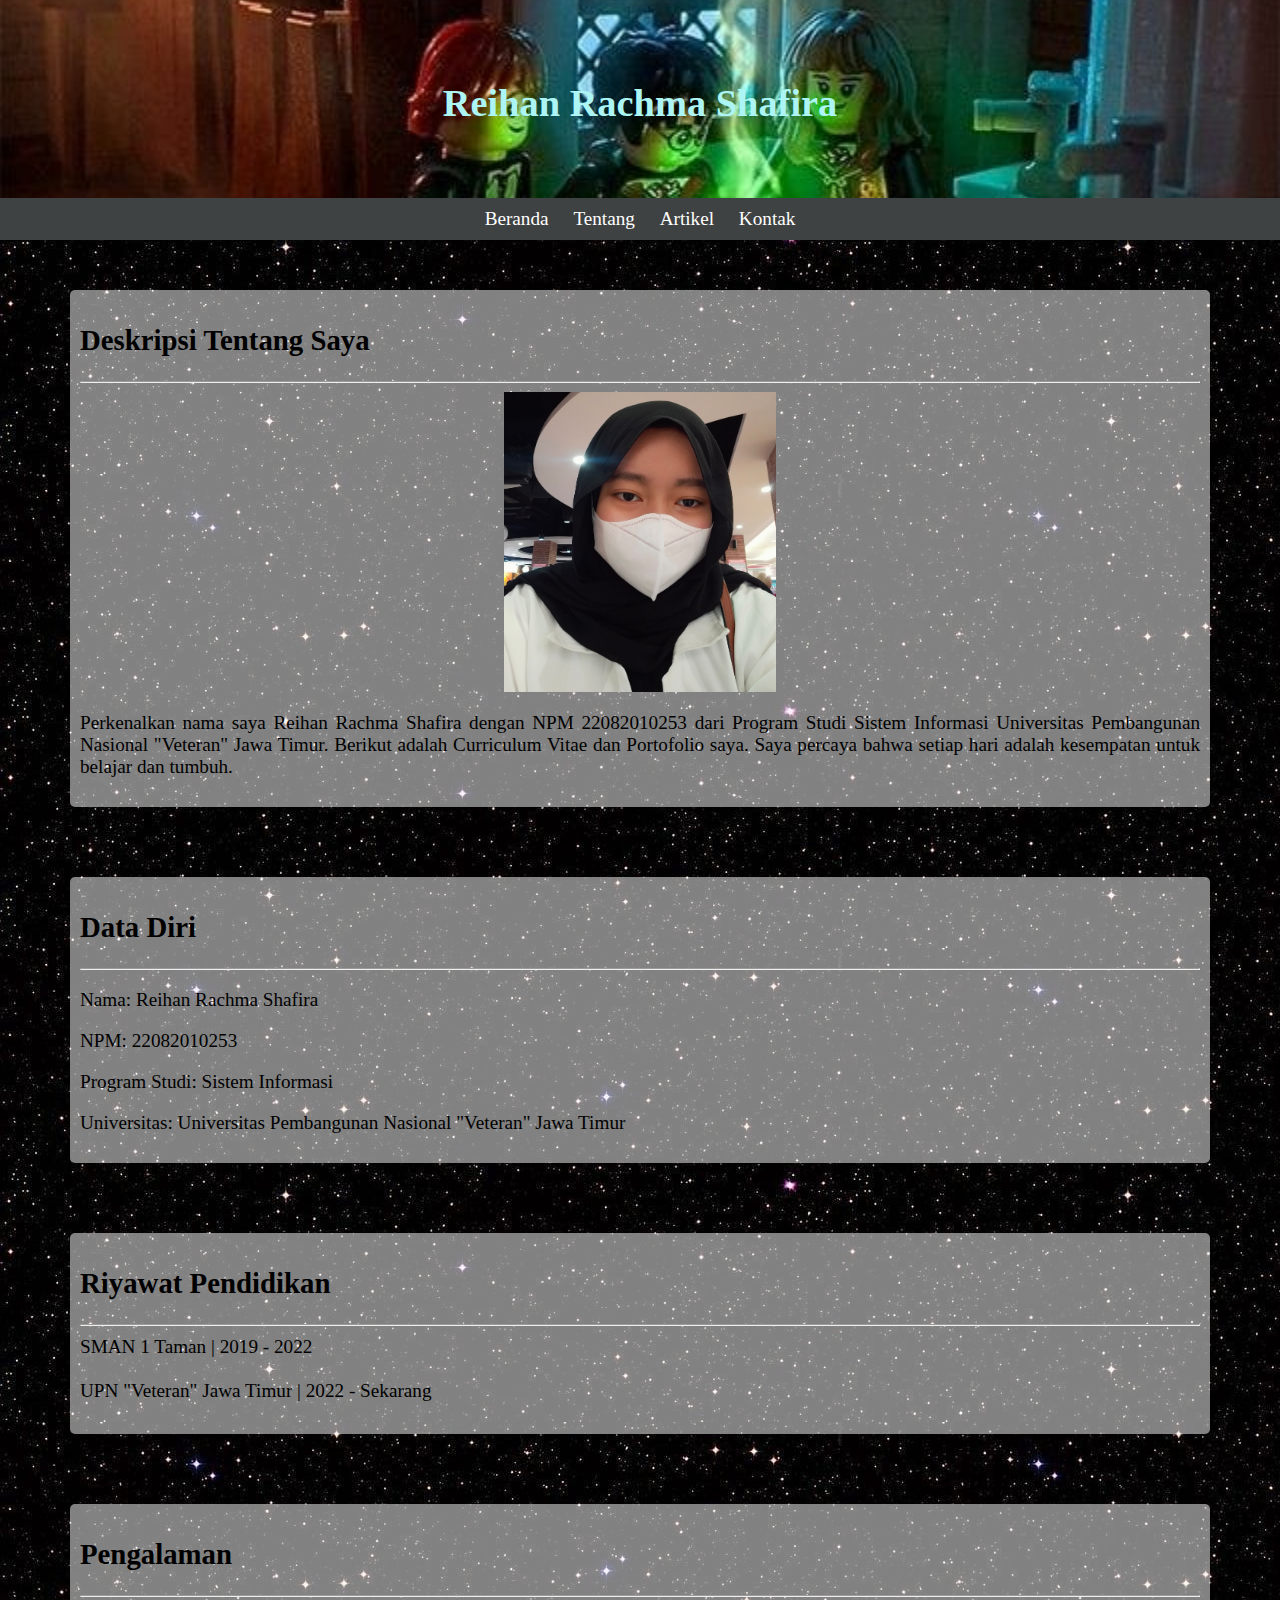
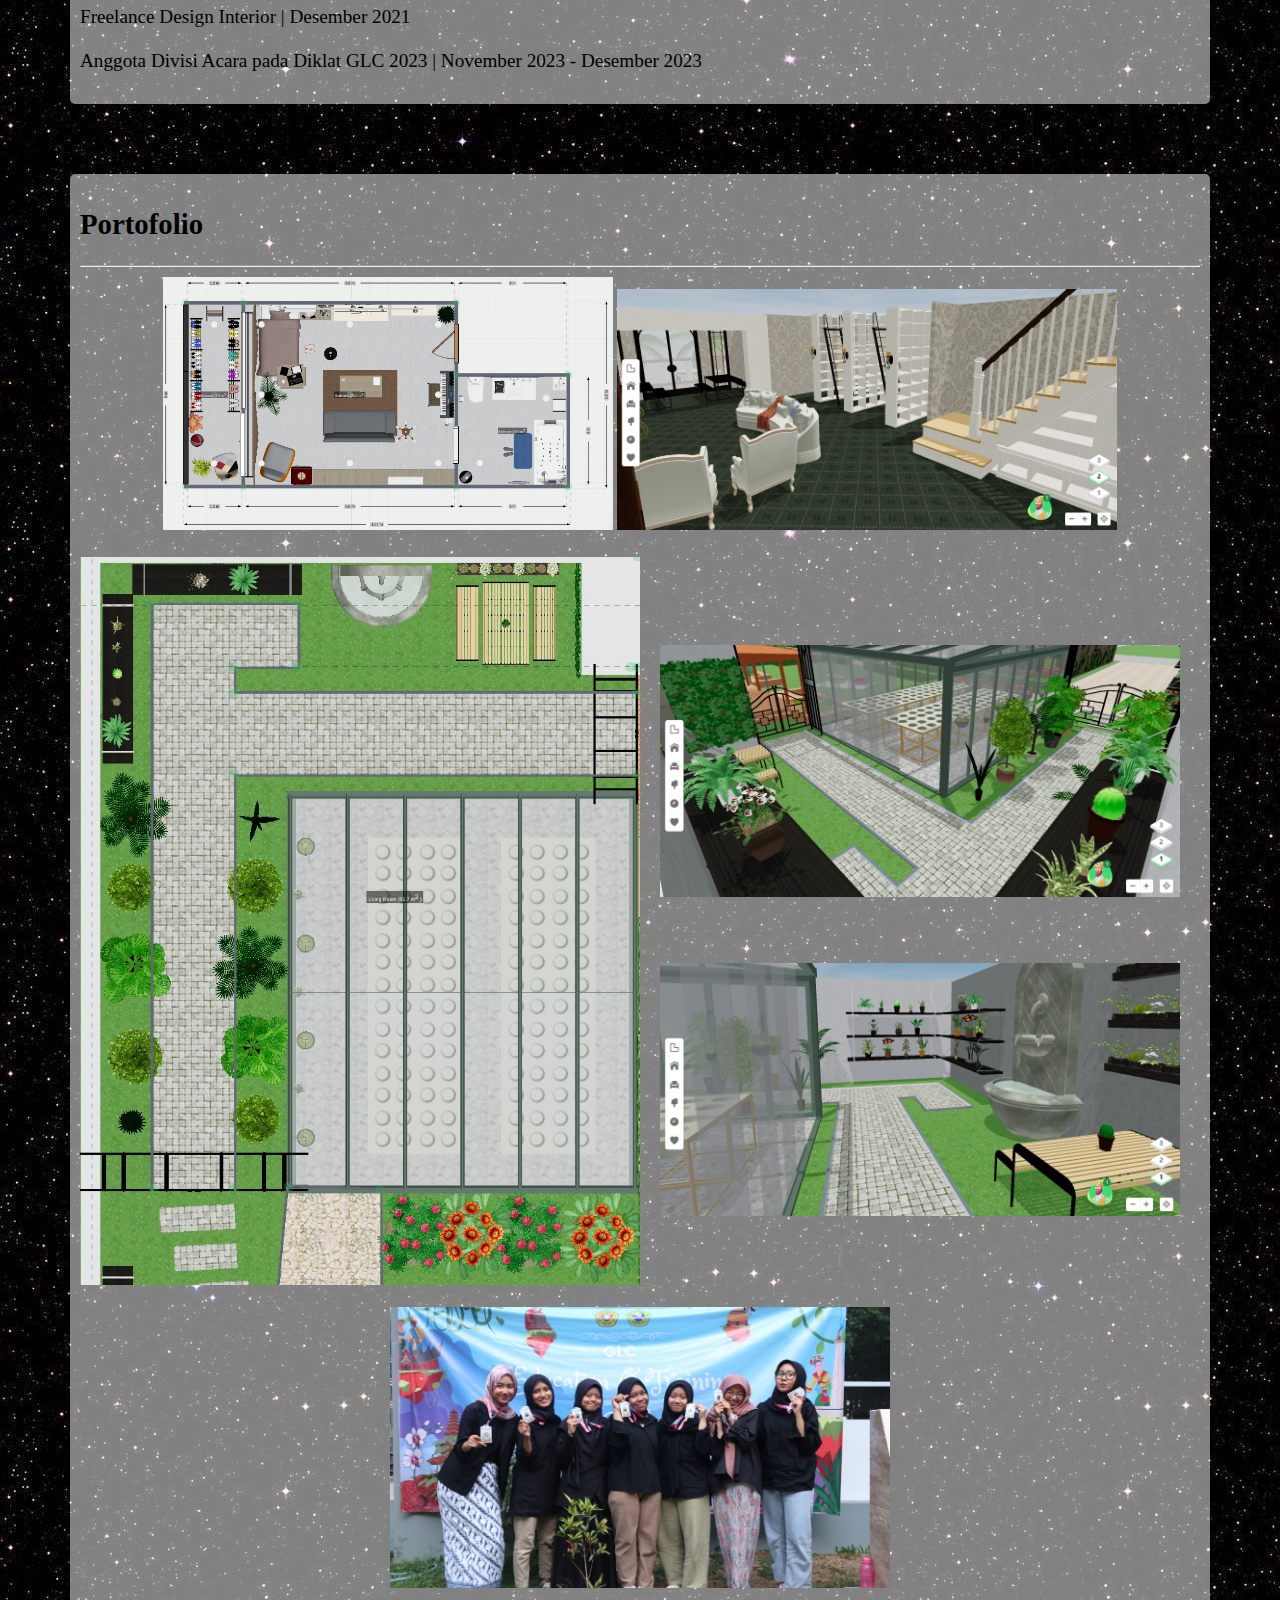
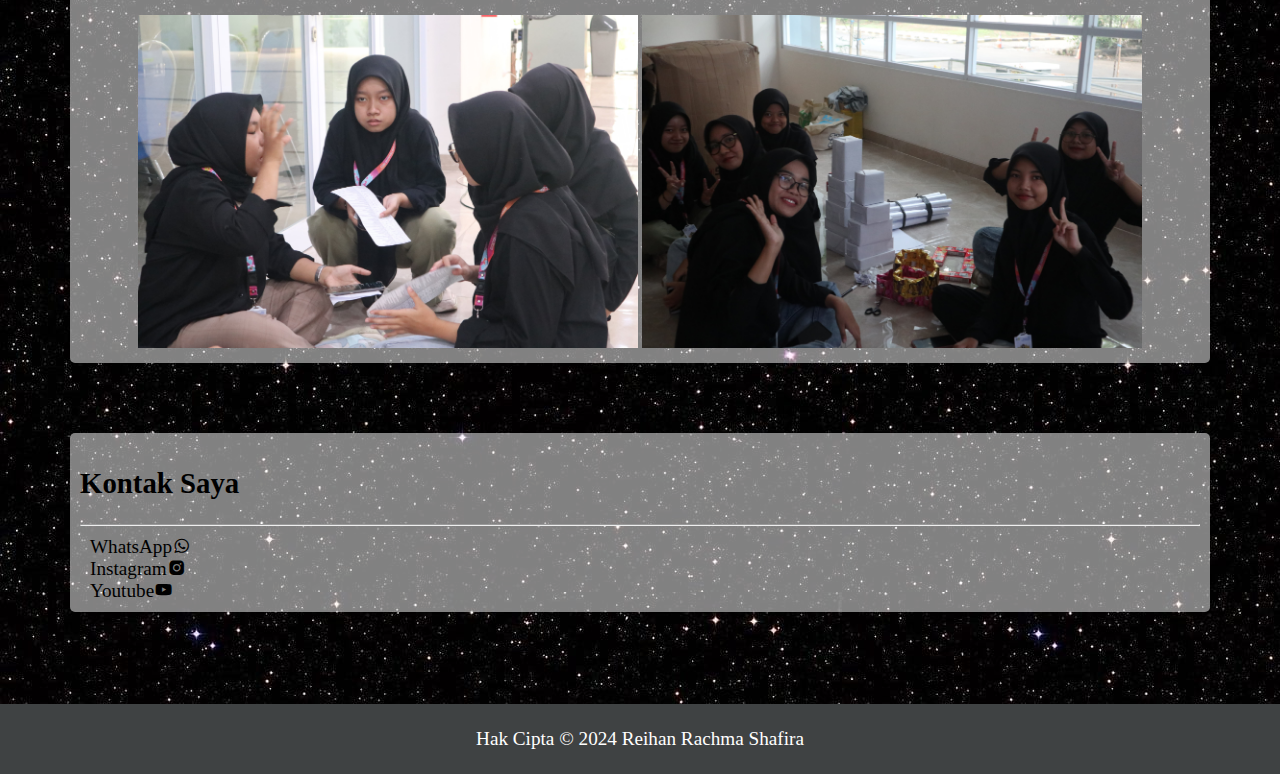
<file: shafira/praktek.html>
<!DOCTYPE html>
<html lang="en">

<head>
    <meta charset="UTF-8">
    <meta name="viewport" content="width=device-width, initial-scale=1.0">
    <title>Blog Saya</title>
    <link rel="stylesheet" href="praktek.css">
    <!-- icon link -->
    <link href='https://unpkg.com/boxicons@2.1.4/css/boxicons.min.css' rel='stylesheet'>

</head>

<body>
    <header>
        <h1>Reihan Rachma Shafira</h1>
    </header>
    <br><br><br><br><br><br><br><br><br>
    <nav>
        <a href="#home">Beranda</a>
        <a href="#tentang">Tentang</a>
        <a href="#art">Artikel</a>
        <a href="#kontak">Kontak</a>
    </nav>
    <br>
    <section class="Beranda" id="home">
        <h2>Deskripsi Tentang Saya</h2>
        <hr>
        <div class="piccenter">
            <img src="foto.jpg" alt="">
        </div>
        <p>Perkenalkan nama saya Reihan Rachma Shafira dengan NPM 22082010253 dari Program Studi Sistem Informasi
            Universitas Pembangunan Nasional "Veteran" Jawa Timur. Berikut adalah Curriculum Vitae dan Portofolio saya.
            Saya percaya bahwa setiap hari adalah kesempatan untuk belajar dan tumbuh.
        </p>
    </section>
    <section class="Tentang" id="tentang">
        <h2>Data Diri</h2>
        <hr>
        <p>Nama: Reihan Rachma Shafira</p>
        <p>NPM: 22082010253</p>
        <p>Program Studi: Sistem Informasi</p>
        <p>Universitas: Universitas Pembangunan Nasional "Veteran" Jawa Timur</p>
    </section>
    <section>
        <h2>Riyawat Pendidikan</h2>
        <hr>
        <li>SMAN 1 Taman | 2019 - 2022</li><br>
        <li>UPN "Veteran" Jawa Timur | 2022 - Sekarang</li><br>
    </section>
    <section>
        <h2>Pengalaman</h2>
        <hr>
        <li><a>Freelance Design Interior | Desember 2021</a></li><br>
        <li><a>Anggota Divisi Acara pada Diklat GLC 2023 | November 2023 - Desember 2023</a></li><br>
    </section>
    <section class="Artikel" id="art">
        <h2>Portofolio</h2>
        <hr>
        <center>
            <img src="porto1.jpg" alt="" width="450px">
            <img src="porto2.png" alt="" width="500px"><br><br>
            <div class="image-container">
                <img src="porto3.jpg" alt="Long image" class="long-image">
                <div class="small-image-container">
                    <br><br><br><br>
                    <img src="porto4.jpg" alt="Small top image" class="small-image"><br><br><br>
                    <img src="porto5.jpg" alt="Small bottom image" class="small-image">
                </div>
            </div><br>
            <img src="porto6.jpg" alt="" width="500px"><br><br>
            <img src="porto7.jpg" alt="" width="500px">
            <img src="porto8.jpg" alt="" width="500px">
        </center>
    </section>
    <section class="kontak saya" id="kontak">
        <h2>Kontak Saya</h2>
        <hr>
        <navv>
            <a href="https://wa.me/qr/ZBNSBKO6MKM7E1">WhatsApp <i class='bx bxl-whatsapp'></i></a><br>
            <a href="https://www.instagram.com/rrsfira31?igsh=OGQ5ZDc2ODk2ZA==">Instagram <i
                    class='bx bxl-instagram-alt'></i></a><br>
            <a href="https://youtube.com/@rachmashafira4667?si=0IH02HpoTwRciACp">Youtube <i
                    class='bx bxl-youtube'></i></a><br>
            </div>
        </navv>
    </section><br>

    <footer class="footer">
        <p>Hak Cipta &copy; 2024 Reihan Rachma Shafira</p>
    </footer>
</body>

</html>
</file>
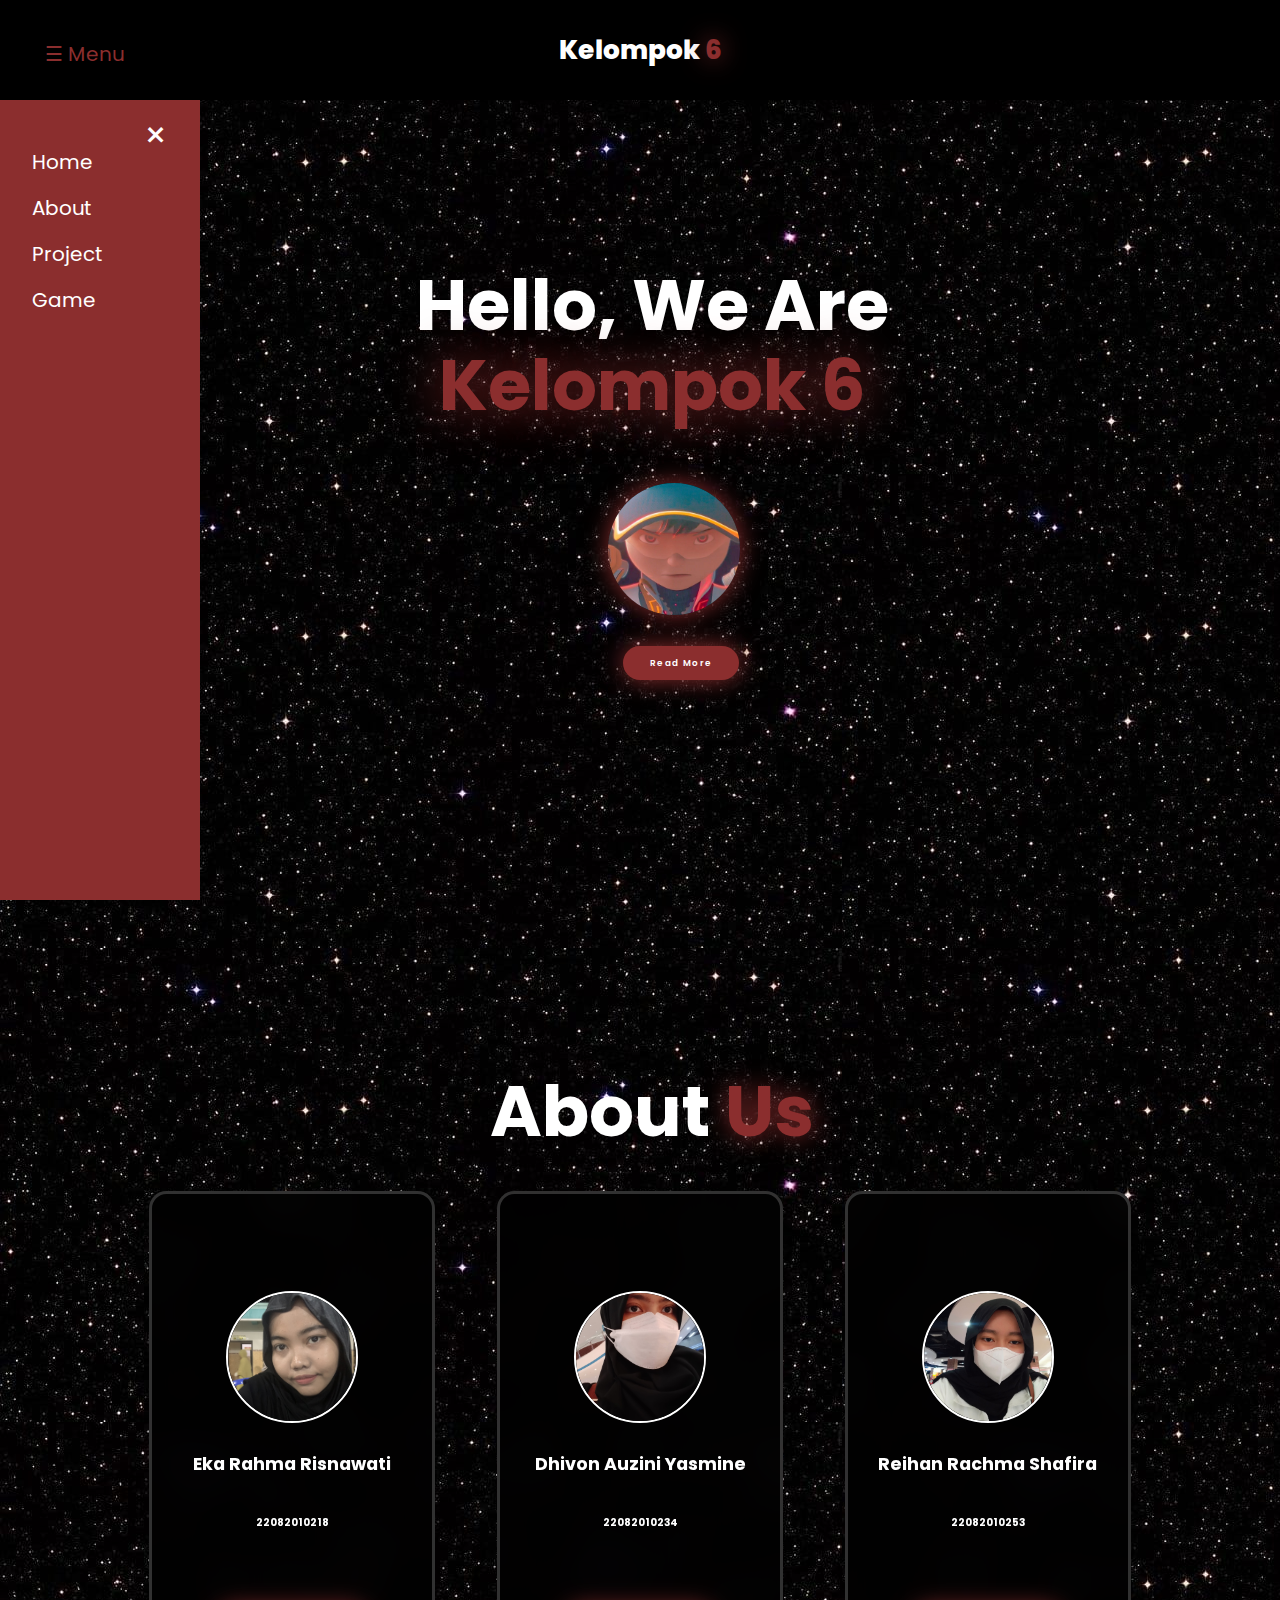
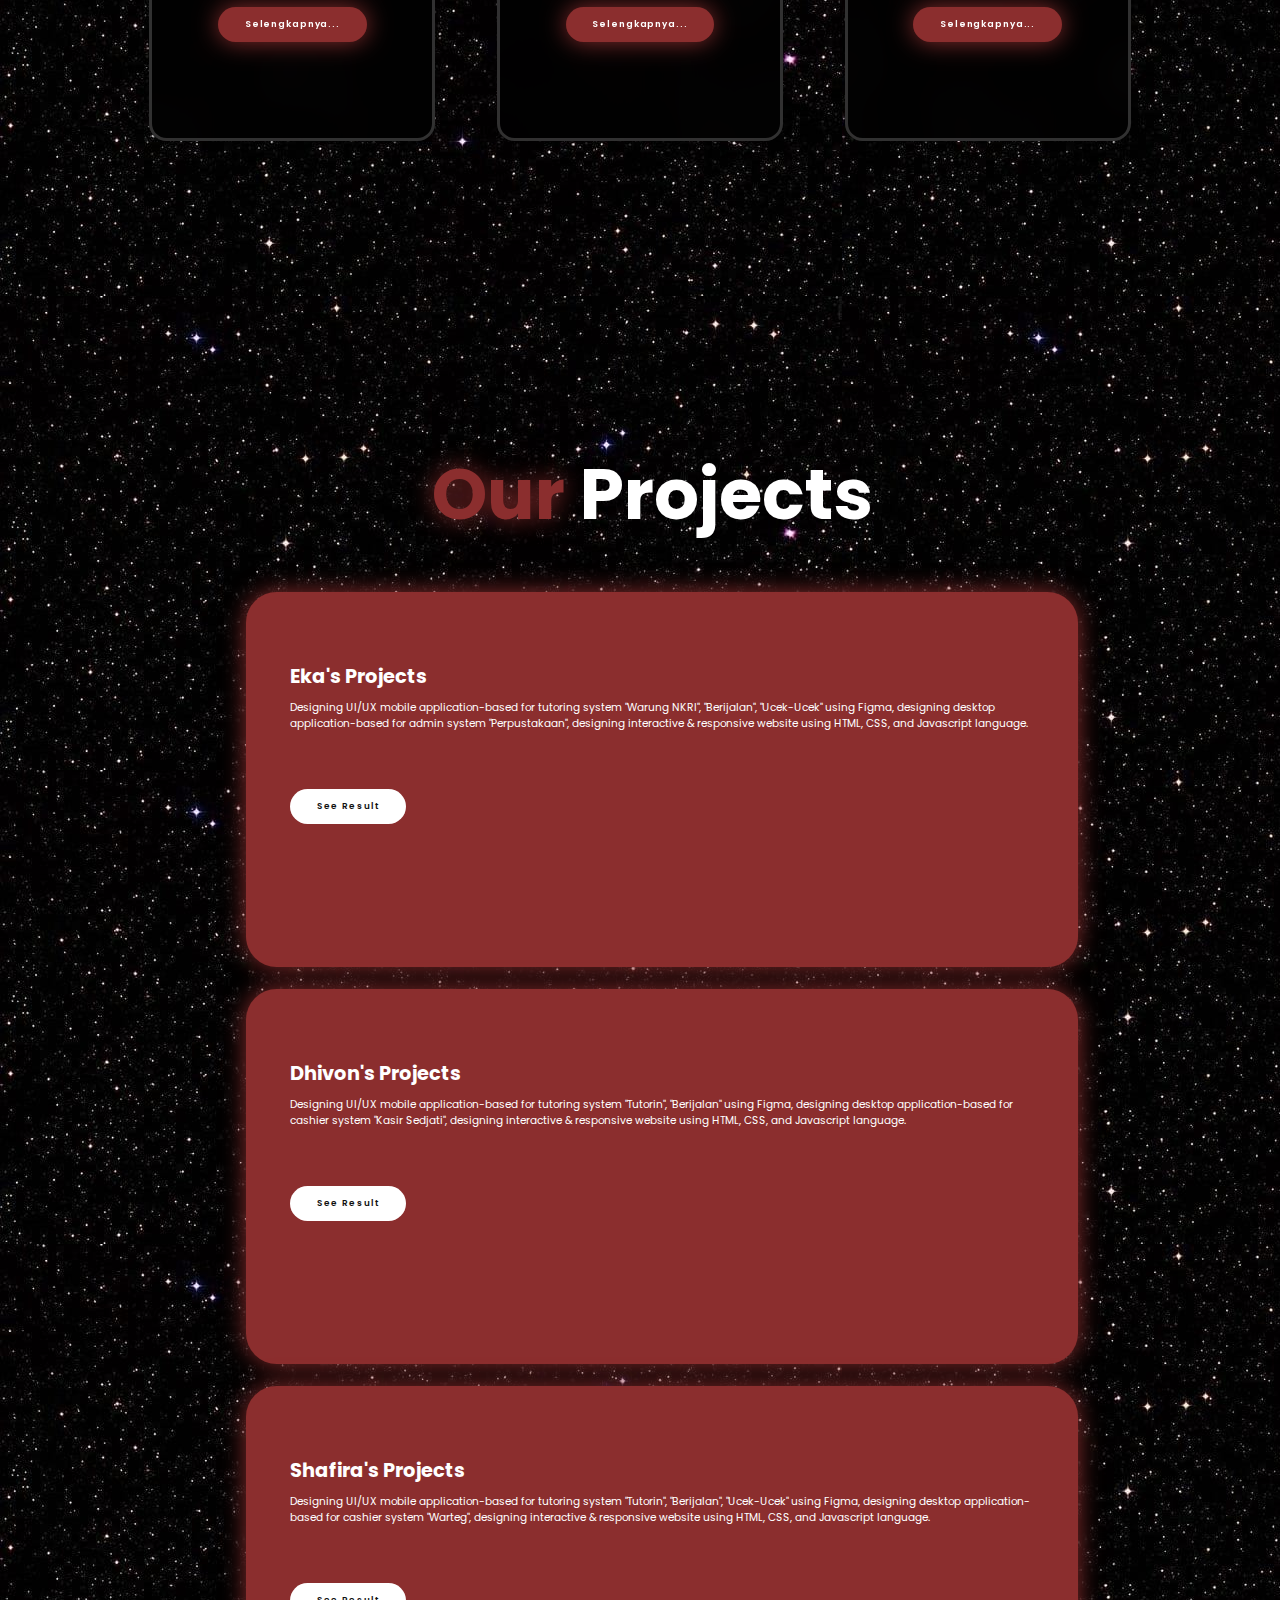
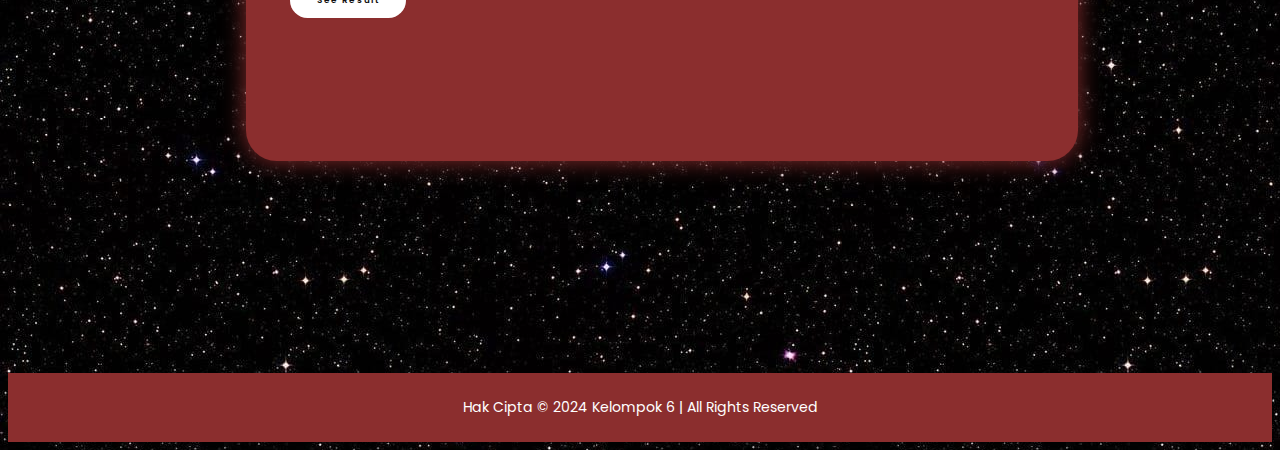
<file: utama/k2.html>
<!DOCTYPE html>
<html lang="en">

<head>
    <meta charset="UTF-8">
    <meta name="viewport" content="width=device-width, initial-scale=1.0">
    <title>Kelompok 6</title>

    <!-- css link -->
    <link rel="stylesheet" href="../utama/k2.css">

    <!-- font link -->
    <link rel="preconnect" href="https://fonts.googleapis.com">
    <link rel="preconnect" href="https://fonts.gstatic.com" crossorigin>
    <link href="https://fonts.googleapis.com/css2?family=Poppins:ital,wght@0,100;0,200;0,300;0,400;0,500;0,600;0,700;0,800;0,900;1,100;1,200;1,300;1,400;1,500;1,600;1,700;1,800;1,900&display=swap" rel="stylesheet">

    <!-- icon link -->
</head>

<body>
    <!-- header -->
    <header class="header">
        <button class="openbtn" onclick="openNav()">☰ Menu</button>
        <a href="#home" class="logo"> Kelompok <span>6</span></a>
    </header>

    <!-- navigation -->
    <div id="mySidebar" class="sidebar">
        <a href="javascript:void(0)" class="closebtn" onclick="closeNav()">×</a>
        <br><br><br>
        <a href="#home">Home</a>
        <a href="#about">About</a>
        <a href="#projects">Project</a>
        <a href="../home/home.html" target="_blank">Game</a>
    </div>

    <!-- home content -->

    <section class="home" id="home">
        <div class="about-box">
            <div class="home-content">
                <h2 class="heading">Hello, We Are <br><span>Kelompok 6</span></h2>
                <div class="home-img">
                    <img src="../utama/img/home.jpg" alt="">
                </div>
                <!-- <p>A highly motivated, dedicated, excellent time management skills, and hardworking individual, who has great responsibility and be able to work well both in team environment as well as using own initiative. I like to set myself goals which I will achieve. Although I am socially awkward myself, I always try to listen and communicate with others as good as possible.</p> -->
                <a href="#about" class="btn">Read More</a>
            </div>


        </div>
    </section>

    <!-- about content -->
    <section class="about" id="about">
        <div class="about-box">
            <h2 class="heading">About <span>Us</span></h2>
            <div class="wrapper">
                <div class="about-item">
                    <img src="../utama/img/eka.JPG" alt="">
                    <h2>Eka Rahma Risnawati</h2>
                    <h3>22082010218</h3>
                    <h3 class="text-animation"><span></span></h3>
                    <a href="../eka/Untitled-1.html" class="btn">Selengkapnya...</a>
                </div>
                <div class="about-item">
                    <img src="../utama/img/dhivon.jpeg" alt="">
                    <h2>Dhivon Auzini Yasmine</h2>
                    <h3>22082010234</h3>
                    <h3 class="text-animation"><span></span></h3>
                    <a href="../dhivon/index.html" class="btn">Selengkapnya...</a>
                </div>
                <div class="about-item">
                    <img src="../utama/img/shafira.jpg" alt="">
                    <h2>Reihan Rachma Shafira</h2>
                    <h3>22082010253</h3>
                    <h3 class="text-animation"><span></span></h3>
                    <a href="../shafira/praktek.html" class="btn">Selengkapnya...</a>
                </div>
            </div>
        </div>
    </section>

    <!-- project content -->
    <section class="projects" id="projects">
        <div class="about-box">
            <h2 class="heading"><span>Our</span> Projects</h2>
            <div class="projects-container">
                <div class="projects-box">
                    <div class="projects-info">
                        <h4>Eka's Projects</h4>
                        <p> Designing UI/UX mobile application-based for tutoring system "Warung NKRI", "Berijalan", "Ucek-Ucek" using Figma, designing
                            desktop application-based for admin system "Perpustakaan", designing interactive &
                            responsive website using HTML, CSS, and Javascript language.</p>
                        <a href="https://www.figma.com/proto/ZPf0BepIpvOn1lbcrMrUGk?node-id=0%3A1" class="btn-read">See
                            Result</a>
                    </div>
                </div>
                <div class="projects-box">
                    <div class="projects-info">
                        <h4>Dhivon's Projects</h4>
                        <p>Designing UI/UX mobile application-based for tutoring system "Tutorin", "Berijalan" using Figma, designing
                            desktop application-based for cashier system "Kasir Sedjati", designing interactive &
                            responsive website using HTML, CSS, and Javascript language. </p>
                        <a href="https://www.figma.com/file/AbMfl1EfJgvURfLlW3kEpM/ADSI-bimbel?type=design&node-id=0-1&mode=design"
                            class="btn-read">See Result</a>
                    </div>
                </div>
                <div class="projects-box">
                    <div class="projects-info">
                        <h4>Shafira's Projects</h4>
                        <p>Designing UI/UX mobile application-based for tutoring system "Tutorin", "Berijalan", "Ucek-Ucek" using Figma, designing
                            desktop application-based for cashier system "Warteg", designing interactive &
                            responsive website using HTML, CSS, and Javascript language.</p>
                        <a href="https://www.figma.com/proto/l8uKkisEanMyHT2jsZXI1E?node-id=0%3A1"
                            class="btn-read">See Result</a>
                    </div>
                </div>
            </div>
        </div>
    </section>
    <footer class="footer">
        <p>Hak Cipta &copy; 2024 Kelompok 6 | All Rights Reserved</p>
    </footer>

</body>

<script src="../utama/k2.js"></script>

</html
</file>
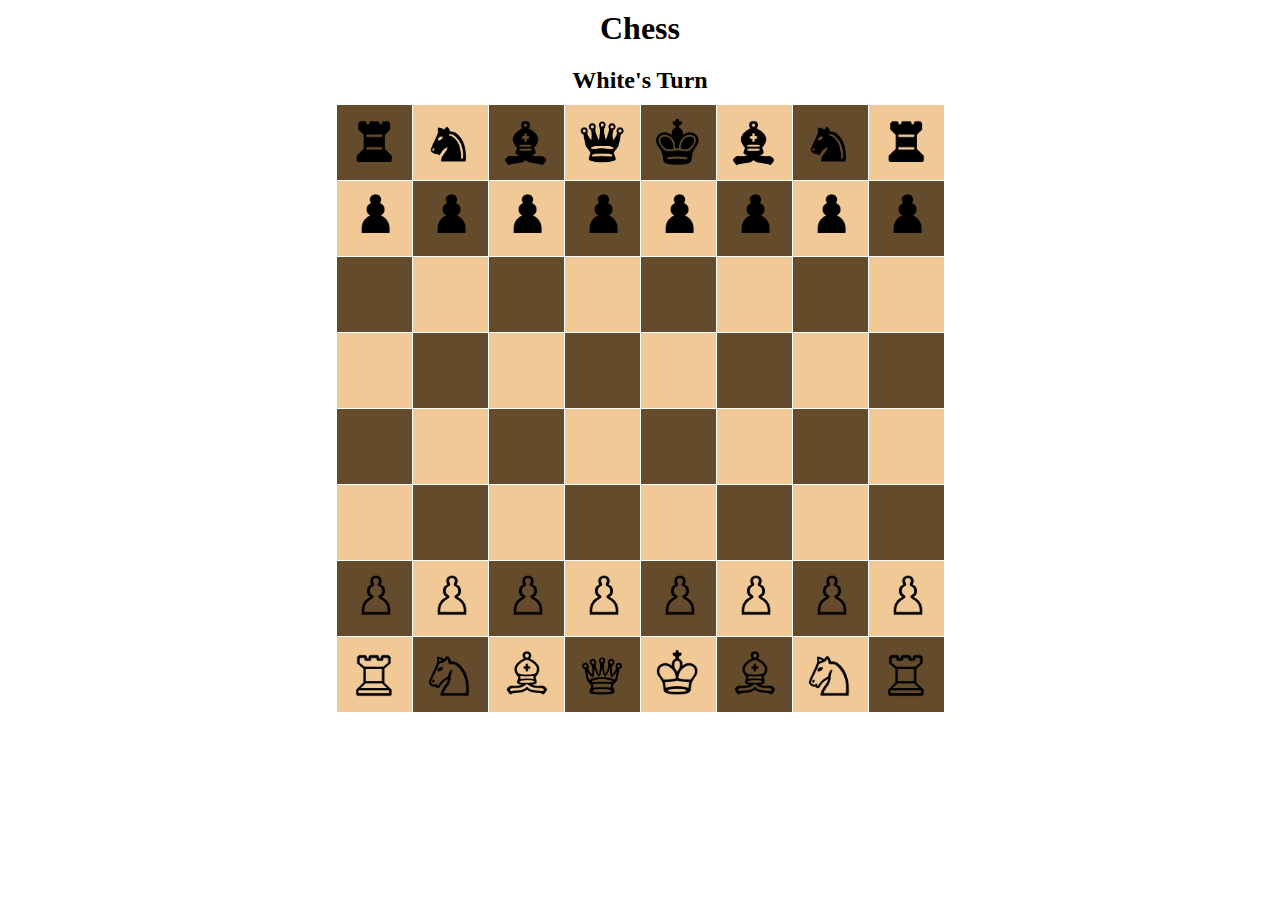
<file: game/catur/Chess.html>
<!DOCTYPE html>
<html lang="en">

<head>
    <meta charset="UTF-8">
    <meta http-equiv="X-UA-Compatible" content="IE=edge">
    <meta name="viewport" content="width=device-width, initial-scale=1.0">
    <meta name="author" content="Jahid Khan">
    <link rel="stylesheet" href="Chess.css">
    
    <title>Chess</title>
</head>


<body>

    <h1>Chess</h1>
    <h2 id="tog">White's Turn</h2>


    
    <ul>

        <div class="divv" id="row8">
            <li class="box" id="b801">Brook</li>
            <li class="box" id="b802">Bknight</li>
            <li class="box" id="b803">Bbishop</li>
            <li class="box" id="b804">Bqueen</li>
            <li class="box" id="b805">Bking</li>
            <li class="box" id="b806">Bbishop</li>
            <li class="box" id="b807">Bknight</li>
            <li class="box" id="b808">Brook</li>
        </div>
        <div class="divv" id="row7">
            <li class="box" id="b701">Bpawn</li>
            <li class="box" id="b702">Bpawn</li>
            <li class="box" id="b703">Bpawn</li>
            <li class="box" id="b704">Bpawn</li>
            <li class="box" id="b705">Bpawn</li>
            <li class="box" id="b706">Bpawn</li>
            <li class="box" id="b707">Bpawn</li>
            <li class="box" id="b708">Bpawn</li>
        </div>
        <div class="divv" id="row6">
            <li class="box" id="b601"></li>
            <li class="box" id="b602"></li>
            <li class="box" id="b603"></li>
            <li class="box" id="b604"></li>
            <li class="box" id="b605"></li>
            <li class="box" id="b606"></li>
            <li class="box" id="b607"></li>
            <li class="box" id="b608"></li>
        </div>
        <div class="divv" id="row5">
            <li class="box" id="b501"></li>
            <li class="box" id="b502"></li>
            <li class="box" id="b503"></li>
            <li class="box" id="b504"></li>
            <li class="box" id="b505"></li>
            <li class="box" id="b506"></li>
            <li class="box" id="b507"></li>
            <li class="box" id="b508"></li>
        </div>
        <div class="divv" id="row4">
            <li class="box" id="b401"></li>
            <li class="box" id="b402"></li>
            <li class="box" id="b403"></li>
            <li class="box" id="b404"></li>
            <li class="box" id="b405"></li>
            <li class="box" id="b406"></li>
            <li class="box" id="b407"></li>
            <li class="box" id="b408"></li>
        </div>
        <div class="divv" id="row3">
            <li class="box" id="b301"></li>
            <li class="box" id="b302"></li>
            <li class="box" id="b303"></li>
            <li class="box" id="b304"></li>
            <li class="box" id="b305"></li>
            <li class="box" id="b306"></li>
            <li class="box" id="b307"></li>
            <li class="box" id="b308"></li>
        </div>

        <div class="divv" id="row2">
            <li class="box Wpawn" id="b201">Wpawn</li>
            <li class="box Wpawn" id="b202">Wpawn</li>
            <li class="box Wpawn" id="b203">Wpawn</li>
            <li class="box Wpawn" id="b204">Wpawn</li>
            <li class="box Wpawn" id="b205">Wpawn</li>
            <li class="box Wpawn" id="b206">Wpawn</li>
            <li class="box Wpawn" id="b207">Wpawn</li>
            <li class="box Wpawn" id="b208">Wpawn</li>
        </div>
        <div class="divv" id="row1">
            <li class="box" id="b101">Wrook</li>
            <li class="box" id="b102">Wknight</li>
            <li class="box" id="b103">Wbishop</li>
            <li class="box" id="b104">Wqueen</li>
            <li class="box" id="b105">Wking</li>
            <li class="box" id="b106">Wbishop</li>
            <li class="box" id="b107">Wknight</li>
            <li class="box" id="b108">Wrook</li>
        </div>

    </ul>
    <script src="Chess.js"></script>
</body>

<script>


   
</script>

</html>
</file>
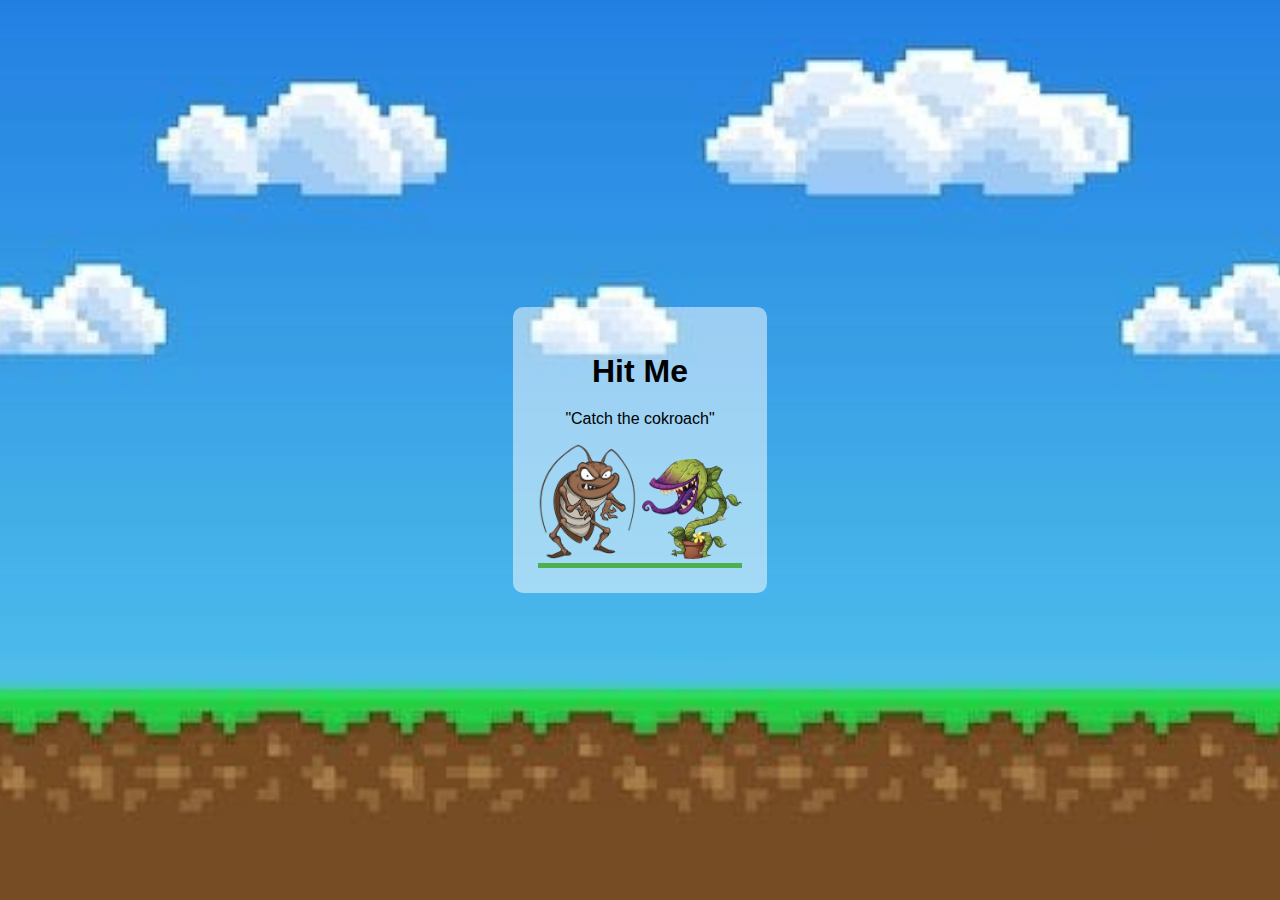
<file: game/Hit Me/1.html>
<!DOCTYPE html>
<html>

<head>
  <title>Hit Me</title>
  <link rel="stylesheet" href="2.css">
</head>

<body onload="redirectToNextPage()">

  <div class="container">
    <h1>Hit Me</h1>
    <p>"Catch the cokroach"</p>
    <p></p><img src="kecoak.png" width="100" alt="kecoak" class="img" />
    <img src="ugly plants.png" width="100" alt="Ugly Plants" class="image" />
    <div class="loading-bar">
      <div class="progress" style="width: 100%"></div>
    </div>
  </div>

  <script src="3.js"></script>
</body>

</html>
</file>
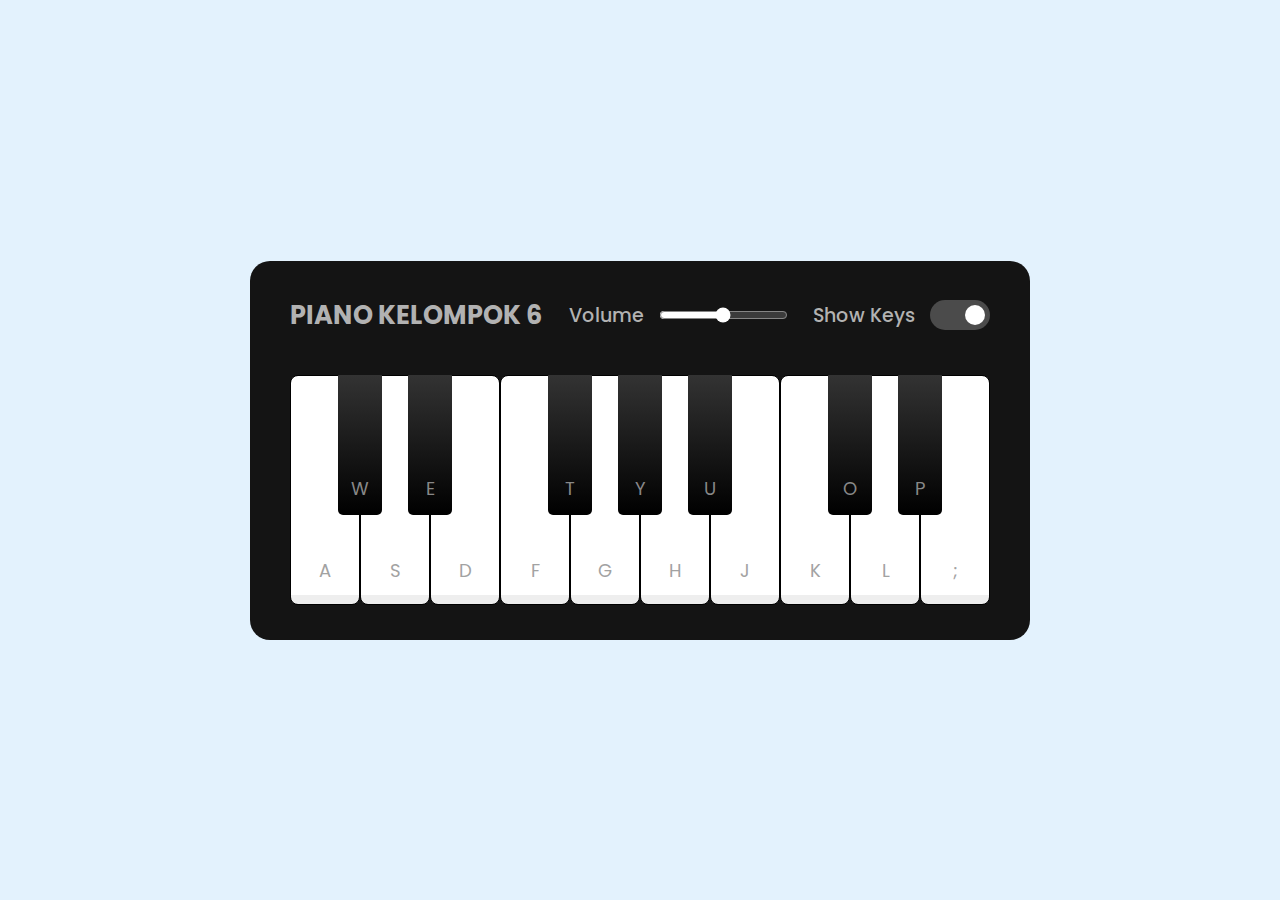
<file: game/Piano/piano.html>
<!DOCTYPE html>
<!-- Coding By CodingNepal - youtube.com/codingnepal -->
<html lang="en" dir="ltr">
  <head>
    <meta charset="utf-8">
    <title>Playable Piano JavaScript | CodingNepal</title>
    <link rel="stylesheet" href="piano.css">
    <meta name="viewport" content="width=device-width, initial-scale=1.0">
    <script src="piano.js" defer></script>
  </head>
  <body>
    <div class="wrapper">
      <header>
        <h2>PIANO KELOMPOK 6</h2>
        <div class="column volume-slider">
          <span>Volume</span><input type="range" min="0" max="1" value="0.5" step="any">
        </div>
        <div class="column keys-checkbox">
          <span>Show Keys</span><input type="checkbox" checked>
        </div>
      </header>
      <ul class="piano-keys">
        <li class="key white" data-key="a"><span>a</span></li>
        <li class="key black" data-key="w"><span>w</span></li>
        <li class="key white" data-key="s"><span>s</span></li>
        <li class="key black" data-key="e"><span>e</span></li>
        <li class="key white" data-key="d"><span>d</span></li>
        <li class="key white" data-key="f"><span>f</span></li>
        <li class="key black" data-key="t"><span>t</span></li>
        <li class="key white" data-key="g"><span>g</span></li>
        <li class="key black" data-key="y"><span>y</span></li>
        <li class="key white" data-key="h"><span>h</span></li>
        <li class="key black" data-key="u"><span>u</span></li>
        <li class="key white" data-key="j"><span>j</span></li>
        <li class="key white" data-key="k"><span>k</span></li>
        <li class="key black" data-key="o"><span>o</span></li>
        <li class="key white" data-key="l"><span>l</span></li>
        <li class="key black" data-key="p"><span>p</span></li>
        <li class="key white" data-key=";"><span>;</span></li>
      </ul>
    </div>

  </body>
</html>
</file>
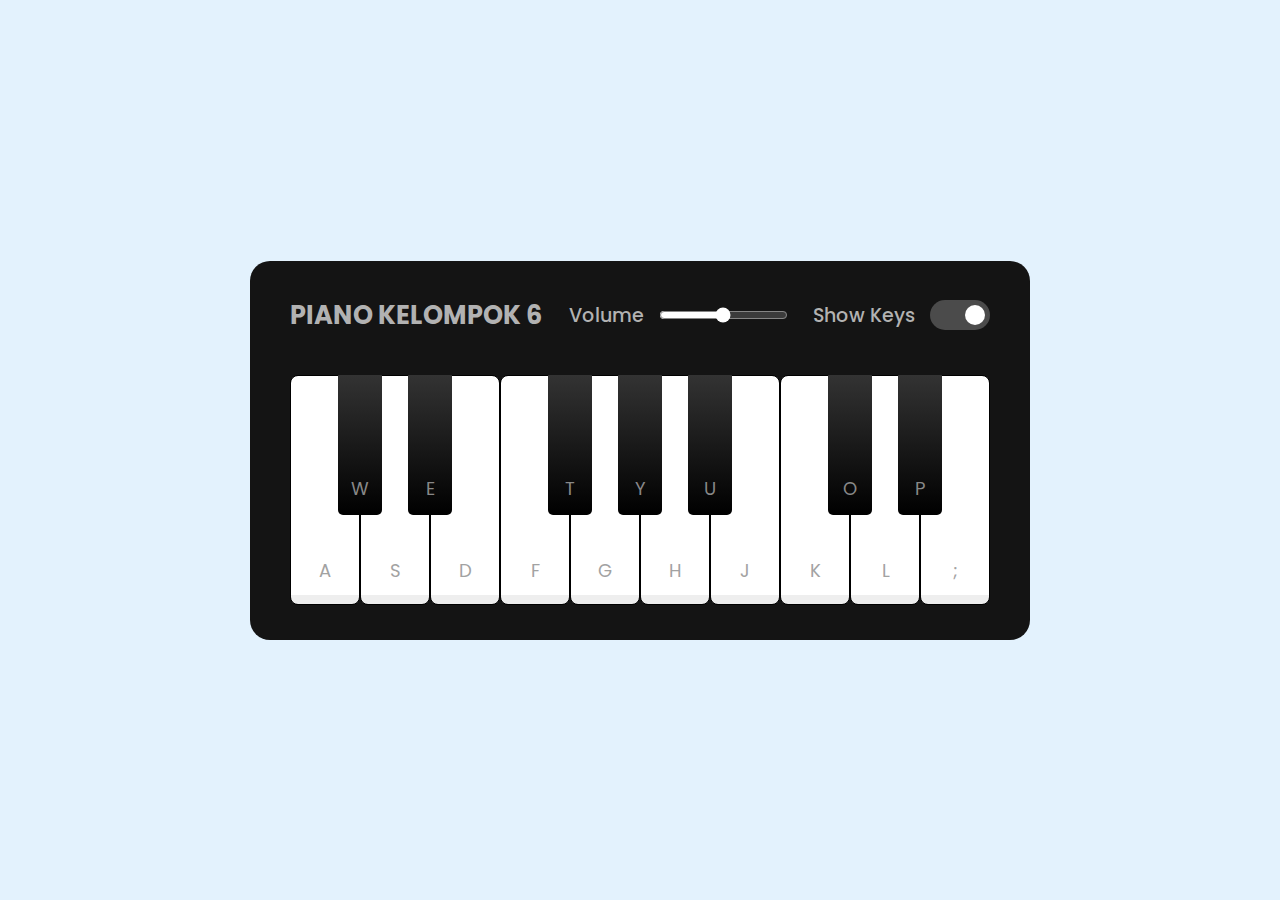
<file: home/Piano/piano.html>
<!DOCTYPE html>
<!-- Coding By CodingNepal - youtube.com/codingnepal -->
<html lang="en" dir="ltr">
  <head>
    <meta charset="utf-8">
    <title>Penghilang Gabut Kelompok 6</title>
    <link rel="stylesheet" href="piano.css">
    <meta name="viewport" content="width=device-width, initial-scale=1.0">
    <script src="piano.js" defer></script>
  </head>
  <body>
    <div class="wrapper">
      <header>
        <h2>PIANO KELOMPOK 6</h2>
        <div class="column volume-slider">
          <span>Volume</span><input type="range" min="0" max="1" value="0.5" step="any">
        </div>
        <div class="column keys-checkbox">
          <span>Show Keys</span><input type="checkbox" checked>
        </div>
      </header>
      <ul class="piano-keys">
        <li class="key white" data-key="a"><span>a</span></li>
        <li class="key black" data-key="w"><span>w</span></li>
        <li class="key white" data-key="s"><span>s</span></li>
        <li class="key black" data-key="e"><span>e</span></li>
        <li class="key white" data-key="d"><span>d</span></li>
        <li class="key white" data-key="f"><span>f</span></li>
        <li class="key black" data-key="t"><span>t</span></li>
        <li class="key white" data-key="g"><span>g</span></li>
        <li class="key black" data-key="y"><span>y</span></li>
        <li class="key white" data-key="h"><span>h</span></li>
        <li class="key black" data-key="u"><span>u</span></li>
        <li class="key white" data-key="j"><span>j</span></li>
        <li class="key white" data-key="k"><span>k</span></li>
        <li class="key black" data-key="o"><span>o</span></li>
        <li class="key white" data-key="l"><span>l</span></li>
        <li class="key black" data-key="p"><span>p</span></li>
        <li class="key white" data-key=";"><span>;</span></li>
      </ul>
    </div>

  </body>
</html>
</file>
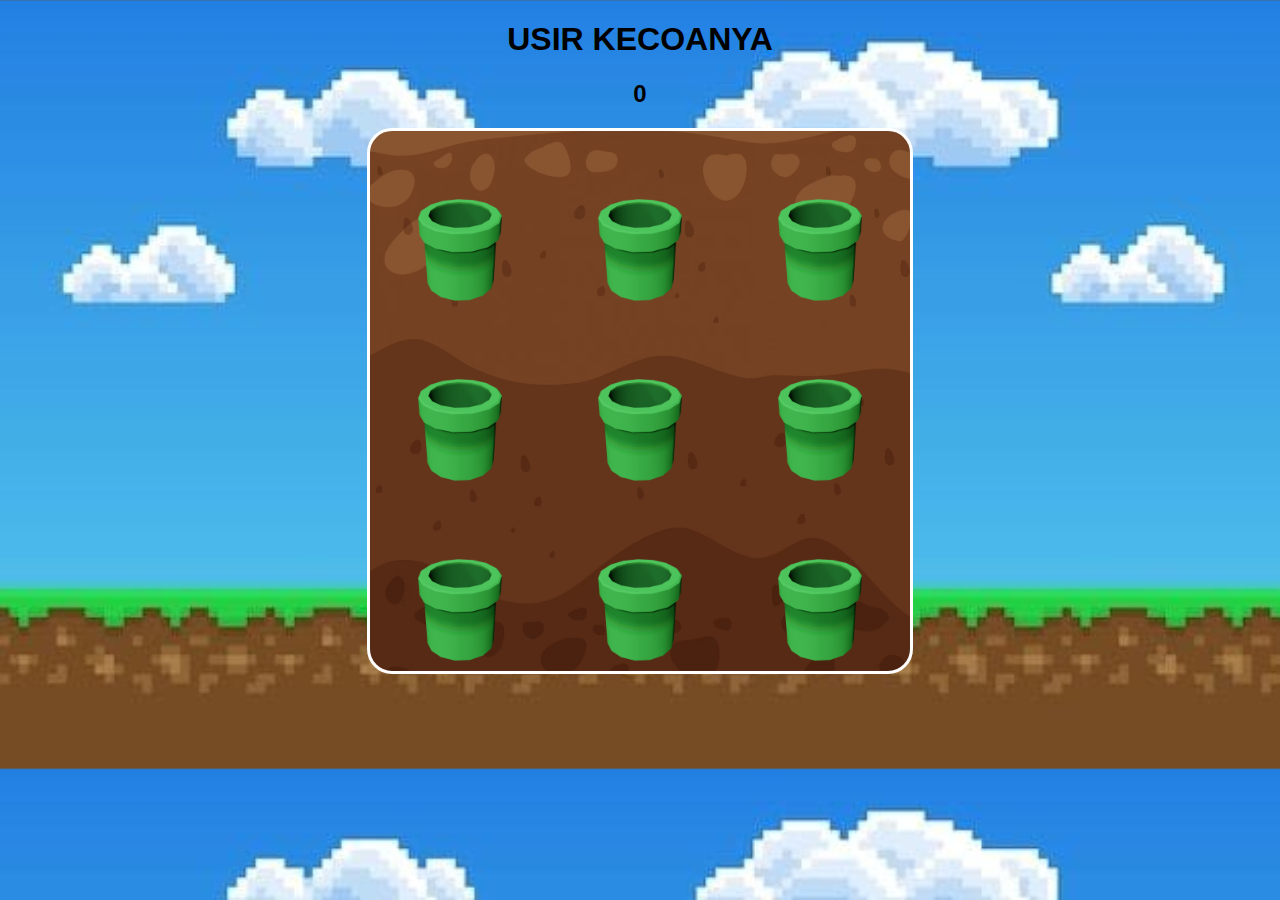
<file: game/Hit Me/HITME/mole.html>
<!DOCTYPE html>
<html lang="en">
<head>
    <meta charset="UTF-8">
    <meta name="viewport" content="width=device-width, initial-scale=1.0">
    <title>Hit Me</title>
    <link rel="stylesheet" href="mole.css">
    <script src="mole.js"></script>
</head>
<body>
    <h1>USIR KECOANYA</h1>
    <h2 id="score">0</h2>
    <!-- 3x3 -->
    <div id="board">
    </div>
</body>
</html>
</file>
<file: dhivon/style.css>
*{
    padding: 0;
    margin: 0;
    box-sizing: border-box;
    border: none;
    outline: none;
    scroll-behavior: smooth;
    font-family: "Poppins", sans-serif;
}
:root{
    --text-color: #fff;
    --main-color: #2e8b57;
    --bg-color: #080808;
    --second-bg-color: #101010;
}

html{
    font-size: 62.5%;
    overflow-x: hidden;
}

body{
    background: var(--bg-color);
    color: var(--text-color);
}
.header{
    position: fixed;
    top: 0;
    left: 0;
    width: 100%;
    padding: 3rem 9%;
    background: rgba(0, 0, 0, 0.6);
    backdrop-filter: blur(10px);
    display: flex;
    justify-content: space-between;
    align-items: center;
    z-index: 100;
}
.logo{
    font-size: 3rem;
    color: var(--text-color);
    font-weight: 800;
    cursor: pointer;
    transition: 0.3s ease-in-out;
    text-decoration: none;
}
.logo:hover{
    transform: scale(1.1);
}
.logo span{
    text-shadow: 0 0 25px var(--main-color);
}
.navbar a{
    font-size: 1.8rem;
    color: var(--text-color);
    margin-left: 4rem;
    font-weight: 500;
    transition: 0.3 ease;
    border-bottom: 3px solid transparent;
    text-decoration: none;
}
.navbar a:hover,
.navbar a.active{
    color: var(--main-color);
    border-bottom: 3px solid var(--main-color);
}
#menu-icon{
    font-size: 3.6rem;
    color: var(--main-color);
    display: none;
} 
section{
    min-height: 100vh;
    padding: 10rem 9% 10rem;
}
.home{
    display: flex;
    justify-content: center;
    align-items: center;
    gap: 15rem;
}
.home-content{
    display: flex;
    flex-direction: column;
    align-items: baseline;
    text-align: left;
    justify-content: center;
    margin-top: 3rem;
}
span{
    color: var(--main-color);
}
.logo span{
    columns: var(--main-color);
}
.home-content h3{
    margin-bottom: 2rem;
    margin-top: 1rem;
    font-size: 3.5rem;
}
.home-content h1{
    font-size: 7rem;
    font-weight: 700;
    margin-top: 1.5rem;
    line-height: 1;
}
.home-img{
    border-radius: 50%;
}
.home-img img{
    position: relative;
    top: 3rem;
    width: 34vw;
    border-radius: 50%;
    box-shadow: 0 0 25px var(--main-color);
    cursor: pointer;
    transition: 0.4s ease-in-out;
}
.home-img img:hover{
    box-shadow: 0 0 25px var(--main-color),
                0 0 50px var(--main-color),
                0 0 100px var(--main-color);
}
.home-content p{
    font-size: 1.5rem;
    font-weight: 500;
    max-width: 1000px;
}
.social-icons a{
    display: inline-flex;
    justify-content: center;
    align-items: center;
    width: 4.5rem;
    height: 4.5rem;
    background: transparent;
    border: 0.2rem solid var(--main-color);
    font-size: 2.5rem;
    border-radius: 1.5rem;
    color: var(--main-color);
    margin: 3rem 1.5rem 3rem 0;
    transition: 0.3s ease-in-out;
    text-decoration: none;
}
.social-icons a:hover{
    color: var(--text-color);
    transform: scale(1.3)translateY(-5px);
    box-shadow: 0 0 25px var(--main-color);
    background-color: var(--main-color);
}
.btn{
    display: inline-block;
    padding: 1rem 2.8rem;
    background: var(--main-color);
    box-shadow: 0 0 25px var(--main-color);
    border-radius: 4rem;
    font-size: 1rem;
    color: var(--text-color);
    border: 2px solid transparent;
    letter-spacing: 0.1rem;
    font-weight: 600;
    transition: 0.3s ease-in-out;
    cursor: pointer;
    text-decoration: none;
}
.btn:hover{
    transform: scale(1.05);
    box-shadow: 0 0 50px var(--main-color);
}
.text-animation{
    font-size: 34px;
    font-weight: 600;
    min-width: 280px;
}
.text-animation span{
    position: relative;
}
.text-animation span::before{
    content: "";
    color: var(--main-color);
    animation: words 20s infinite;
}
.text-animation span::after{
    content: "";
    background-color: var(--bg-color);
    position: absolute;
    width: calc(100% + 8px);
    height: 100%;
    border-left: 3px solid var(--bg-color);
    right: -8px;
    animation: cursor 0.6s infinite, typing 20s steps(14) infinite;
}
@keyframes cursor{
    to{
        border-left: 2px solid var(--main-color);
    }
}
@keyframes words{
    0%,
    20%{
        content: "22082010234";
    }
    21%,
    40%{
        content: "College Student";
    }
    41%,
    60%{
        content: "Learn UI / UX Design";
    }
    61%,
    80%{
        content: "Learn Web Design";
    }
    81%,
    100%{
        content: "Learn Desktop Design";
    }
}
@keyframes typing{
    10%,
    15%,
    30%,
    35%,
    50%,
    55%,
    70%,
    75%,
    90%,
    95%{
        width: 0;
    }
    5%,
    20%,
    25%,
    40%,
    45%,
    60%,
    65%,
    80%,
    85%{
        width: calc(100% + 8px);
    }
}
.about{
    display: flex;
    justify-content: center;
    align-items: center;
    gap: 10rem;
    background: var(--second-bg-color);
    color: var(--text-color);
}
.about h2 span{
    color: var(--main-color);
    text-shadow: 0 0 50px var(--main-color);
}
.about-img{
    border-radius: 50%;
}
.about-img img{
    position: relative;
    width: 32vw;
    border-radius: 50%;
    box-shadow: 0 0 25px var(--main-color);
    top: 1rem; 
    cursor: pointer;
    transition: 0.4s ease-in-out;
}
.about-img img:hover{
    box-shadow: 0 0 25px var(--main-color),
                0 0 50px var(--main-color),
                0 0 100px var(--main-color);
}
.heading{
    text-align: center;
    font-size: 8rem;
}
.about-content h2{
    text-align: left;
    line-height: 1.5;
}
.about-content h3{
    font-size: 2.6rem;
}
.about-content p{
    font-size: 1.6rem;
    margin: 2rem 0 3rem;
}
.about-content.text-animation span::before{
    content: "";
    color: var(--main-color);
    animation: words 20s infinite;
}
.about-content.text-animation span::after{
    content: "";
    background-color: var(--second-bg-color);
    position: absolute;
    width: calc(100% + 8px);
    height: 100%;
    border-left: 3px solid var(--bg-color);
    right: -8px;
    animation: cursor 0.6s infinite, typing 20s steps(14) infinite;
}
::-webkit-scrollbar{
    width: 17px;
}
::-webkit-scrollbar-thumb{
    background-color: var(--main-color);
}
::-webkit-scrollbar-track{
    background-color: var(--bg-color);
    width: 50px;
}
.projects{
    background: var(--bg-color);
    color: var(--text-color);
}
.projects h2{
    margin-bottom: 5rem;
    color: white;
}
.projects-container{
    display: grid;
    grid-template-columns: repeat(2,1fr);
    align-items: center;
    gap: 2.5rem;
}
.projects-box{
    background-color: var(--main-color);
    height: 300px;
    border-radius: 3.5rem;
    border: 5px solid transparent;
    cursor: pointer;
    transition: 0 3s ease-in-out;
    box-shadow: 0 0 25px var(--main-color);
}
.projects-box:hover{
    background: white;
    color: var(--main-color);
    border: 5px solid;
    transform: scale(1.03);
    transition: 0.5s ease-in-out;
}
.projects-box .projects-info{
    display: flex;
    flex-direction: column;
    text-align: left;
    /* max-height: 200px; */
    justify-content: center;
    align-items: baseline;
    padding: 5rem;
}
.projects-info h4{
    font-size: 3rem;
    font-weight: 500;
    margin-bottom: 1rem;
}
.projects-info p{
    font-size: 1.5rem;
    font-weight: 400;
    max-height: 100px;
    margin: auto;
}
.projects-info .btn-read{
    display: inline-block;
    padding: 1rem 2.8rem;
    margin-top: 2.1rem;
    background: var(--text-color);
    border-radius: 4rem;
    font-size: 1rem;
    color: var(--second-bg-color);
    border: 2px solid transparent;
    letter-spacing: 0.1rem;
    font-weight: 600;
    transition: 0.3s ease-in-out;
    cursor: pointer;
    text-decoration: none;
}
.btn-read:hover{
    transform: scale(1.05);
    box-shadow: 0 0 50px var(--main-color);
}
.testimonials{
    background: var(--second-bg-color);
}
.testimonials-box{
    background-size: cover;
    display: flex;
    flex-direction: column;
    align-items: center;
    justify-content: center;
}
.testimonials .heading{
    margin-bottom: 5rem;
}
.testimonials-box img{
    width: 15rem;
    border-radius: 50%;
}
.wrapper{
    display: grid;
    grid-template-columns: repeat(3,1fr);
    gap: 3rem;
}
.testimonial-item{
    min-height: 550px;
    max-width: 450px;
    background: rgba(0, 0, 0, 0.7);
    backdrop-filter: blur(20px);
    border: 3px solid rgba(238, 238, 238, 0.2);
    border-radius: 2rem;
    margin: 0 2rem;
    padding: 30px 60px;
    cursor: pointer;
    display: flex;
    flex-direction: column;
    justify-content: center;
    align-items: center;
    text-align: center;
    gap: 1.5rem;
    color: white;
    transition: 0.4s ease-in-out;
}
.testimonial-item:hover{
    border: 3px solid var(--main-color);
    transform: translateY(-10px) scale(1.03);
    background: var(--second-bg-color);
    box-shadow: 0 0 25px var(--main-color);
}
.testimonial-item img{
    border: 2px solid var(--text-color);
}
.testimonial-item h2{
    font-size: 2.8rem;
}
.testimonial-item p{
    font-size: 1.3rem;
}
#star{
    color: gold;
    font-size: 2rem;
}
.contact{
    border-color: var(--bg-color);
}
.contact h2{
    margin-bottom: 3rem;
    color: white;
}
.contact form{
    max-width: 70rem;
    margin: 1rem auto;
    text-align: center;
    margin-bottom: 3rem;
}
.contact form .input-box{
    display: flex;
    justify-content: center;
    flex-wrap: wrap;
}

.contact form .input-box input,
.contact form textarea{
    width: 100%;
    padding: 1.5rem;
    font-size: 1.6rem;
    color: var(--text-color);
    background: var(--bg-color);
    border-radius: 1rem;
    border: 2px solid var(--main-color);
    margin: 1rem 0;
    resize: none;
}
.contact form .btn{
    margin-top: 2rem;
}
.footer{
    position: relative;
    bottom: 0;
    width: 100%;
    padding: 40px 0;
    background-color: var(--main-color);
}
.footer .social{
    text-align: center;
    padding-bottom: 25px;
    color: white;
}
.footer .social a{
    display: inline-flex;
    justify-content: center;
    align-items: center;
    width: 4.5rem;
    height: 4.5rem;
    background: transparent;
    border: 0.2rem solid var(--text-color);
    font-size: 2.5rem;
    border-radius: 50%;
    color: var(--text-color);
    margin: 3rem 3rem 1.5rem 0;
    transition: 0.3s ease-in-out;
    text-decoration: none;
}
.footer .social a:hover{
    color: var(--main-color);
    transform: scale(1.3)translateY(-5px);
    box-shadow: 0 0 25px var(--text-color);
    background-color: var(--text-color);
}
/* .footer .social a{
    font-size: 25px;
    color: white;
    border: 2px solid white;
    width: 42px;
    height: 42px;
    line-height: px;
    display: inline-block;
    text-align: center;
    border-radius: 50%;
    margin: 0 10px;
    transition: 0.3s ease-in-out;
    
}
.footer .social a:hover{
    transform: scale(1.2) translateY(-10px);
    background-color: white;
    color: var(--main-color);
} */
.footer ul{
    margin-top: 0;
    padding: 0;
    font-size: 18px;
    line-height: 1.6;
    margin-bottom: 0;
    text-align: center;
}
.footer ul li a{
    color: white;
    border-bottom: 3px solid transparent;
    transition: 0.3s ease-in-out;
    text-decoration: none;
}
.footer ul li a:hover{
    border-bottom: 3px solid white;
}
.footer ul li{
    display: inline-block;
    padding: 0 15px;
}
.footer .copyright{
    margin-top: 50px;
    text-align: center;
    font-size: 16px;
    color: white;
}

@media(max-width:1285px){
    html{
        font-size: 55%;
    }
    .projects-container{
        padding-bottom: 7rem;
        grid-template-columns: repeat(1,1fr);
        margin: 0 5rem;
    }
}

@media(max-width:991px){
    header{
        padding: 2rem 3%;
    }
    section{
        padding: 10rem 3% 2rem;
    }
    .projects{
        padding-bottom: 7rem;
    }
    .testimonials .wrapper{
        grid-template-columns: repeat(1,1fr);

    }
    .footer{
        padding: 2rem 3%;
    }
}

@media(max-width:895px){
    #menu-icon{
        display: block;
    }
    .navbar{
        position: absolute;
        top: 100%;
        right: 0;
        width: 50%;
        padding: 1rem 3%;
        background: rgba(0, 0, 0, 0.9);
        backdrop-filter: blur(20px);
        border-bottom-left-radius: 2rem;
        border-bottom-left-radius: 2rem;
        border-left: 2px solid var(--main-color);
        border-bottom: 2px solid var(--main-color);
        display: none;
    }
    .navbar.active{
        display: block;
    }
    .navbar a{
        display: block;
        font-size: 2rem;
        margin: 3rem 0;
        color: white;
    }
    .home{
        flex-direction: column;
        margin: 5rem 4rem;
    }
    .home-content h3{
        font-size: 2.6rem;
    }
    .home-content h1{
        font-size: 8rem;
        margin-top: 3rem;
    }
    .home-content p{
        max-width: 600px;
        margin: 0 auto;
    }
    .home-img img{
        width: 56vw;
        margin-top: -2rem;
    }
    .about{
        flex-direction: column-reverse;
    }
    .about-content{
        margin: 0 2rem 4rem;
    }
    .about img{
        width: 52vw;
        margin-top: 1rem;
        margin-bottom: 3rem;
    }
    .projects h2{
        margin-bottom: 3rem;
    }
    .projects-container{
        grid-template-columns: repeat(1,1fr);
    }


}
</file>
<file: eka/stylenya.css>
body {
    font-family: 'Times New Roman', Times, serif;
    margin: 0;
    padding: 0;
    background-image: url('bg5.jpg');
    background-color: rgba(255, 255, 255, 0.233); /* Warna latar belakang dengan opacity (alpha) 0.5 */
}
header {
        background-color: #f3cbde;
        padding: 20px;
        text-align: center;
        color: #ffffff;
        -webkit-text-stroke: 1px #fff; /* memberikan stroke hitam sebesar 1px */
        -webkit-text-fill-color: #d499d1; /* mengisi teks dengan warna putih */
        font-size: xx-large;
        text-shadow: 2px 2px 4px #ff2d73e3; /* memberikan efek bayangan */
}

nav {
    background-color: #aab8ce;
    color: #fff;
    padding: 10px 0;
    text-align: center;
}
nav a {
    color: #fff;
    text-decoration: none;
    margin: 0 10px;
}
nav a:hover {
    text-decoration: underline;
    
}
section{    
    padding: 20px;
    margin: 100px;
    background-color: #524d5a3a;
    border-radius: 5px;
    margin-bottom: 60px; /* Memberikan margin bawah sebesar 60px pada bagian kedua */
    border-radius: 30px;
}

section img {
    display: block;
    margin: 0 auto;
    width: 400px; /* Ubah lebar gambar sesuai kebutuhan Anda */
    height: auto; /* Biarkan tinggi otomatis menyesuaikan proporsi gambar */
    border-radius: 10px;
}

section h2 {
    font-family: Impact, Haettenschweiler, 'Arial Narrow Bold', sans-serif;
        text-align: center;
        color: #ffffff;
        -webkit-text-stroke: 1px #fff; /* memberikan stroke hitam sebesar 1px */
        -webkit-text-fill-color: #ad1079; /* mengisi teks dengan warna putih */
        font-size: xx-large;
        text-shadow: 2px 2px 4px #ffafc9e3; /* memberikan efek bayangan */
}

section p {
    font-size: medium;
    font-family: fantasy;
    text-align: center;
    color: #624097;
}

.grid-container {
    display: grid;
    grid-template-columns: repeat(2, 1fr); /* 2 kolom */
    gap: 20px; /* Jarak antar gambar */
    width: 100%;
    width: 100%;
    height: auto;
    border-radius: 10px;
}


footer {
    background-color: #f3cbde;
    color: #fff;
    text-align: center;
    padding: 10px;
    position: fixed;
    bottom: 0;
    width: 100%;
}
</file>
<file: game/catur.css>
* {
    font-family: 'Roboto', sans-serif;
  }
  
  body {
    background: url('backk.jpg') no-repeat center center fixed;
    background-size: cover;
    font-family: 'Roboto', sans-serif;
    display: flex;
    justify-content: center;
    align-items: center;
    height: 100vh;
    margin: 0;
  }
  
  
  .container {
    justify-content: center;
    background-color: rgba(255, 255, 255, 0.5);
    padding: 25px;
    border-radius: 10px;
    text-align: center;
  }
  
  h1 {
    margin-bottom: 20px;
  }
  
  button {
    background-color: #2ad430;
    border: none;
    color: rgb(188, 33, 33);
    padding: 10px 20px;
    text-align: center;
    text-decoration: none;
    display: inline-block;
    font-size: 16px;
    margin: 4px 2px;
    cursor: pointer;
    border-radius: 10px;
  }
  
  .image {
    width: 100px;
    height: 100px;
    object-fit: cover;
    border-radius: 50%;
  }
  
  .image:first-child {
    grid-row: 3;
  }
  
  .image:last-child {
    grid-row: 4;
  }
  
  .loading-bar {
    width: 100%;
    background-color: #f3f3f3;
    height: 5px;
    position: relative;
  }
  
  .progress {
    height: 100%;
    background-color: #4caf50;
    width: 0;
    position: absolute;
    animation: loading 3s forwards;
  }
  
  @keyframes loading {
    0% {
      width: 0;
    }
    100% {
      width: 100%;
    }
  }
</file>
<file: home/home.css>
@import url('https://fonts.googleapis.com/css?family=Poppins:300,400,500,600,700,800,900&display=swap');

* {
    margin: 0;
    padding: 0;
    box-sizing: border-box;
    font-family: 'Poppins', sans-serif;
    scroll-behavior: smooth;
}

:root{
    --text-color: #fff;
    --sec-text-color: #000;
    --main-color: #2b1055;
    --second-main-color: #1c0522;
    --thrid-main-color: #7597de;
}

html{
    /* font-size: 60%; */
    overflow-x: hidden;
}

body {
    min-height: 100vh;
    overflow-x: hidden;
    background: -moz-linear-gradient(#2b1055, #7597de);
}

header {
    position: absolute;
    top: 0;
    left: 0;
    width: 100%;
    padding: 30px 65px;
    display: flex;
    justify-content: space-between;
    align-items: center;
    z-index: 10000;
}

header .logo {
    color: var(--text-color);
    font-weight: 700;
    text-decoration: none;
    font-size: 2.3em;
    text-transform: uppercase;
    letter-spacing: 2px;
    text-shadow: 0 0 5px var(--main-color);
}

header .logo span{
    color: #3207aa;
    text-shadow: 0 0 25px var(--main-color);
}
header ul {
    display: flex;
    justify-content: center;
    align-items: center;
}

header ul li {
    list-style: none;
}

header ul li a {
    text-decoration: none;
    padding: 5px 11px;
    color: var(--text-color);
    border-radius: 20px;
}

header ul li a:hover,
header ul li a.active {
    background: var(--text-color);
    color: var(--main-color);
}

section {
    min-height: 100vh;
    padding: 10rem 12% 10rem;
}

.home{
    position: relative;
    width: 100%;
    height: 100vh;
    padding: 100px;
    display: flex;
    justify-content: center;
    align-items: center;
    overflow: hidden;
}

.home-item img {
    position: absolute;
    width: 100%;
    height: 100%;
    top: 0;
    left: 0;
    object-fit: cover;
    pointer-events: none;
}

.home-item img#moon {
    mix-blend-mode: screen;
}

.home-item img#mountains_front {
    z-index: 10;
}

#text {
    right: -100px;
    position: absolute;
    color: var(--text-color);
    text-shadow: 0 0 15px var(--main-color);
    white-space: nowrap;
    font-size: 7.5vw;
    z-index: 9;
}

#btn {
    text-decoration: none;
    display: inline-block;
    padding: 8px 30px;
    border-radius: 40px;
    background: var(--text-color);
    color: var(--main-color);
    font-size: 1.5em;
    z-index: 9;
    transform: translateY(100px);
}

.heading{
    font-size: 5rem;
    text-align: center;
    margin: 5rem 0;
}

.heading span{
    color: var(--main-color);
    text-shadow: 0 0 20px var(--main-color);
}

.headings{
    font-size: 5rem;
    text-align: center;
    margin: 5rem 0;
    color: var(--text-color);
}

.headings span{
    color: var(--main-color);
    text-shadow: 0 0 20px var(--text-color);
}

.about{
    /* padding: 100px 15px; */
    padding: 10px 15px;
}

.about h2{
    margin-bottom: 5rem;
}

.about-items{
    max-width: 1200px;
    margin: auto;
    display: flex;
    flex-wrap: wrap;
    position: relative;
}

/* .about-items::before{
    content: "";
    position: absolute;
    width: 5px;
    height: 100%;
    left: calc(50% - 1);
    background-color: var(--main-color) ;
} */

.about-item{
    margin-bottom: 40px;
    width: 100%;
    position: relative;
}

.about-item:last-child{
    margin-bottom: 0;
}

.about-item:nth-child(odd){
    padding-right: calc(50% + 30px);
    text-align: right;
}

.about-item:nth-child(even){
    padding-left: calc(50% + 30px);
}

.about-dot{
    height: 21px;
    width: 21px;
    background-color: var(--main-color);
    box-shadow: 0 0 25px var(--main-color),
                0 0 50px var(--main-color);
    position: absolute;
    left: calc(50% - 8px);
    border-radius: 50%;
    top: 10px;
}

.about-num{
    font-size: 20px;
    font-weight: 800;
    /* color: var(--text-color); */
    margin: 6px 0 15px;
}

.about-content{
    border: 3px solid var(--main-color);
    padding: 30px 50px;
    border-radius: 4rem;
    box-shadow: 0 0 10px var(--main-color);
    background-color: var(--main-color);
    color: var(--text-color);
    cursor: pointer;
    transition: 0.4s ease-in-out;
}
.about-content:hover{
    transform: scale(1.05);
    box-shadow: 0 0 25px var(--main-color);
}

.about-content h3{
    font-size: 20px;
    margin: 0 0 10px;
    font-weight: 500;
}

.about-content p{
    font-size: 16px;
    font-weight: 300;
    line-height: 22px;
}

::-webkit-scrollbar{
    width: 15px;
}

::-webkit-scrollbar-thumb{
    background-color: var(--text-color);
}

::-webkit-scrollbar-track{
    background-color: var(--second-main-color);
    width: 50px;
}

.flowchart {
    position: relative;
    padding: 100px;
    background: #1c0522;
}

.flowchart-items {
    position: center;
    width: 80%;
    height: 80%;
    margin-left: 8%;
}


.sec {
    position: relative;
    padding: 100px;
    background: #1c0522;
    text-align: justify;
}

.sec p {
    font-size: 1em;
    color: #fff;
}

.dropdown-menu {
    display: none;
}

.menu-bar ul li:hover .dropdown-menu {
    display: block;
    position: absolute;
    left: 87%;
    background-color: var(--color-black);
}

.menu-bar ul li:hover .dropdown-menu ul {
    display: block;
    margin: 10px;
}

.menu-bar ul li:hover .dropdown-menu ul li {
    width: 150px;
    padding: 10px;
}

.fas {
    float: right;
    margin-left: 10px;
    padding-top: 3px;
  }
</file>
<file: shafira/praktek.css>
body {
    font-family: 'Times New Roman', Times, serif;
    margin: 0;
    padding: 0;
    background-image: url(bg.jpeg);
    font-size: larger;
    overflow-x: hidden;
}

header {
    background-image: url(header.jpg);
    background-size: cover;
    background-position: center;
    color: #adf5f4;
    text-align: center;
    position: fixed;
    top: 0;
    left: 0;
    width: 100%;
    padding: 55px 30px;
    box-sizing: border-box;
}

.content {
    padding-top: 70px;
}

nav {
    background-color: #3f4243;
    padding: 10px 0;
    text-align: center;
    position: fixed;
    top: 10;
    left: 0;
    width: 100%;
    padding: 10px 20px;
    box-sizing: border-box;

}

nav a {
    color: #ffffff;
    text-decoration: none;
    margin: 0 10px;
}

nav a:hover {
    text-decoration: underline;
}

navv {
    padding: 10px 0;
    cursor: pointer;
    color: #2200CC;
    text-align: justify;
}

navv a {
    color: #000000;
    margin: 0 10px;
    display: inline-flex;
    background: transparent;
    border: 0.2rem solid var(--text-color);
    font-size: 1.2rem;
    transition: 0.3s ease-in-out;
    text-decoration: none;
}

navv a:hover {
    text-decoration: underline;
    color: var(--main-color);
    transform: scale(1.3)translateY(-5px);
    box-shadow: 0 0 25px var(--text-color);
    background-color: var(--text-color);
}

section {
    padding: 10px;
    margin: 70px;
    background-color: #ffffff81;
    text-align: justify;
    border-radius: 5px;
}

.piccenter {
    display: flex;
    justify-content: center;
    width: 100%;
    height: 300px;
    cursor: pointer;
}

.image-container {
    display: flex;
    align-items: flex-start;
}

.long-image {
    width: 50%;
    height: auto;
}

.small-image-container {
    display: flex;
    flex-direction: column;
    justify-content: space-between;
    width: 50%;
    padding: 0 20px;
}

.small-image {
    width: 100%;
    height: auto;
}

footer {
    background-color: #3f4243;
    color: #fff;
    text-align: center;
    padding: 5px 0px;
    width: 100%;
}
</file>
<file: utama/k2.css>
* {
    box-sizing: border-box;
    border: none;
    outline: none;
    scroll-behavior: smooth;
    font-family: "Poppins", sans-serif;
}

html {
    font-size: 62.5%;
}

body {
    background-image: url(../utama/img/bg.jpeg);
    color: #fff;
    overflow-x: hidden;
}

section {
    min-height: 100vh;
}

.header {
    background: rgb(0, 0, 0);
    padding: 30px;
    text-align: center;
    font-size: 20px;
    position: fixed;
    top: 0;
    left: 0;
    width: 100%;
    z-index: 100;
    justify-content: space-between;
}

.logo {
    font-size: 3rem;
    color: white;
    font-weight: 800;
    text-decoration: none;
}

span {
    color: #8b2e2e;
}

.logo span {
    text-shadow: 0 0 25px #8b2e2e;
}

.navbar {
    position: relative;
    height: 100%;
    background: #101010;
    padding: 30px;
    text-shadow: 5px 5px rgba(128, 128, 128, 0.548);
    font-style: italic;
    text-align: center;
    z-index: 1;
    top: 1000px;
}

.navbar span {
    color: white;
}

/* warna background */
.navbar::before {
    content: "";
    position: absolute;
    top: 0;
    left: 0;
    right: 0;
    bottom: 0;
    background-color: #8b2e2e;
    z-index: -1;
}

.btn{
    display: inline-block;
    padding: 1rem 2.8rem;
    background: #8b2e2e;
    box-shadow: 0 0 25px #8b2e2e;
    border-radius: 4rem;
    font-size: 1rem;
    color: white;
    border: 2px solid transparent;
    letter-spacing: 0.1rem;
    font-weight: 600;
    transition: 0.3s ease-in-out;
    cursor: pointer;
    text-decoration: none;
}
.btn:hover{
    transform: scale(1.05);
    box-shadow: 0 0 50px #8b2e2e;
}

.openbtn {
    font-size: 20px;
    cursor: pointer;
    background-color: transparent;
    color: #8b2e2e;
    padding: 0px 15px;
    border: none;
    margin-right: 100px;
    display: flex;
    position: absolute;
    margin-top: 1rem;
    margin-left: 0%;
    z-index: 2;
}

.openbtn:hover {
    background-color: #000000;
}

.sidebar {
    height: 100%;
    width: 200px;
    position: fixed;
    z-index: 1;
    top: 0;
    left: 0;
    background-color: #8b2e2e;
    overflow-x: hidden;
    transition: 0.5s;
    padding-top: 100px;
    z-index: 3;
}

.sidebar a {
    padding: 8px 8px 8px 32px;
    text-decoration: none;
    font-size: 20px;
    color: white;
    display: block;
    transition: 0.3s;
}

.sidebar a:hover {
    color: #8b2e2e;
    background-color: white;
}

.sidebar .closebtn {
    position: absolute;
    top: 0,1;
    right: 25px;
    font-size: 36px;
    margin-left: 50px;
}

.sidebar .closebtn:hover {
    color: white;
    background-color: #8b2e2e;
}

#main {
    transition: margin-left 0.5s;
    padding: 16px;
  }

.heading {
    font-size: 5rem;
    margin-left: 2.8rem;
}

.heading span {
    text-shadow: 0 0 25px #8b2e2e;
}

.about-box {
    background-size: cover;
    display: flex;
    flex-direction: column;
    align-items: center;
    justify-content: center;
    margin: 50 550rem;
    padding: 150px;
    left: 100%;
}

.home {
    display: flex;
    justify-content: center;
    align-items: center;
    gap: 10rem;
    color: #fff;
}

.home h2 span {
    color: #8b2e2e;
    text-shadow: 0 0 50px #8b2e2e;
}

.home-content h2 {
    text-align: center;
    line-height: 9rem;
    margin-top: 3.5rem;
}

.home-img {
    margin-left: 217px;
    border-radius: 50%;
}

.home-img img {
    justify-content: center;
    height: 100;
    border-radius: 50%;
    box-shadow: 0 0 25px #8b2e2e;
    top: 1rem;
    cursor: pointer;
    transition: 0.4s ease-in-out;
}

.home-img img:hover {
    box-shadow: 0 0 25px #8b2e2e,
        0 0 50px #8b2e2e,
        0 0 100px #8b2e2e;
}

.home-content .btn {
    margin-left: 232px;
    margin-top: 3rem;
}

.heading {
    text-align: center;
    font-size: 8rem;
    margin-top: 1px;
}

.about-content h2 {
    text-align: left;
    line-height: 1.5;
}

.about-content h3 {
    font-size: 2.6rem;
}

.about-content p {
    font-size: 1.6rem;
    margin: 2rem 0 3rem;
}

.about .heading {
    margin-bottom: 3rem;
}

.about-box img {
    width: 15rem;
    border-radius: 50%;
}

.wrapper {
    display: grid;
    grid-template-columns: repeat(3, 1fr);
    gap: 5rem;
}

.about-item {
    min-height: 550px;
    max-width: 375px;
    background: rgba(0, 0, 0, 0.7);
    backdrop-filter: blur(20px);
    border: 3px solid rgba(238, 238, 238, 0.2);
    border-radius: 2rem;
    margin: 0 1rem;
    cursor: pointer;
    display: flex;
    flex-direction: column;
    justify-content: center;
    align-items: center;
    text-align: center;
    gap: 1.5rem;
    color: white;
    transition: 0.4s ease-in-out;
}

.about-item:hover {
    border: 3px solid #8b2e2e;
    transform: translateY(-10px) scale(1.03);
    background: #101010;
    box-shadow: 0 0 25px #8b2e2e;
}

.about-item img {
    border: 2px solid white;
}

.about-item h2 {
    font-size: 2rem;
}

.about-item p {
    font-size: 0.8rem;
}

.text-animation {
    font-size: 20px;
    font-weight: 600;
    min-width: 280px;
}

.text-animation span {
    position: relative;
}

.text-animation span::before {
    content: "";
    color: #8b2e2e;
    animation: words 20s infinite;
}

.text-animation span::after {
    content: "";
    background-color: #080808;
    position: absolute;
    width: calc(100% + 8px);
    height: 100%;
    border-left: 3px solid #080808;
    right: -8px;
    animation: cursor 0.6s infinite, typing 20s steps(14) infinite;
}

@keyframes cursor {
    to {
        border-left: 2px solid #8b2e2e;
    }
}

@keyframes words {

    0%,
    20% {
        content: "College Student";
    }

    21%,
    40% {
        content: "Learn UI / UX Design";

    }

    41%,
    60% {
        content: "Learn Web Design";
    }

    61%,
    80% {
        content: "Learn Desktop Design";
    }

    81%,
    100% {
        content: "Learn Mobile Design";
    }
}

@keyframes typing {

    10%,
    15%,
    30%,
    35%,
    50%,
    55%,
    70%,
    75%,
    90%,
    95% {
        width: 0;
    }

    5%,
    20%,
    25%,
    40%,
    45%,
    60%,
    65%,
    80%,
    85% {
        width: calc(100% + 8px);
    }
}

.projects h2 {
    margin-bottom: 5rem;
    color: white;
}

.projects-container {
    display: grid;
    grid-template-columns: repeat(3, 1fr);
    align-items: center;
    gap: 2.5rem;
}

.projects-box {
    background-color: #8b2e2e;
    height: 375px;
    margin-left: 5rem;
    border-radius: 3.5rem;
    border: 2px solid transparent #fff;
    cursor: pointer;
    transition: 0 3s ease-in-out;
    box-shadow: 0 0 25px #8b2e2e;
}

.projects-box:hover {
    background: rgb(11, 11, 11);
    color: #8b2e2e;
    border: 5px solid #8b2e2e;
    transform: scale(1.03);
    transition: 0.5s ease-in-out;
}

.projects-box .projects-info {
    display: flex;
    flex-direction: column;
    text-align: left;
    justify-content: center;
    align-items: baseline;
    padding: 5rem;
}

.projects-info h4 {
    font-size: 2.2rem;
    font-weight: 650;
    margin-bottom: 1rem;
}

.projects-info p {
    font-size: 1.2rem;
    font-weight: 400;
    max-height: 100px;
    margin: auto;
}

.projects-info .btn-read {
    display: inline-block;
    padding: 1rem 2.8rem;
    margin-top: 6.5rem;
    background: white;
    border-radius: 4rem;
    font-size: 1rem;
    color: #101010;
    border: 2px solid transparent;
    letter-spacing: 0.1rem;
    font-weight: 600;
    transition: 0.3s ease-in-out;
    cursor: pointer;
    text-decoration: none;
}

.btn-read:hover {
    transform: scale(1.05);
    background: #8b2e2e;
    color: #fff;
    box-shadow: 0 0 50px #8b2e2e;
}

::-webkit-scrollbar {
    width: 17px;
}

::-webkit-scrollbar-thumb {
    background-color: #8b2e2e;
}

::-webkit-scrollbar-track {
    background-color: #080808;
    width: 50px;
}

footer {
    background-color: #8b2e2e;
    color: #fff;
    text-align: center;
    width: 100%;
    position: relative;
    bottom: 0;
    padding: 10px;
    font-size: 160%;
}

@media(max-width:1285px) {
    html {
        font-size: 55%;
    }

    .projects-container {
        padding-bottom: 7rem;
        grid-template-columns: repeat(1, 1fr);
        margin: 0 5rem;
    }
}


@media(max-width:895px) {
    #menu-icon {
        display: block;
    }

    .home {
        flex-direction: column;
        margin: 5rem 4rem;
    }

    .home-content h3 {
        font-size: 2.6rem;
    }

    .home-content h1 {
        font-size: 8rem;
        margin-top: 3rem;
    }

    .home-content p {
        max-width: 600px;
        margin: 0 auto;
    }

    .home-img img {
        width: 56vw;
        margin-top: -2rem;
    }

    .about {
        flex-direction: column-reverse;
    }

    .about-content {
        margin: 0 2rem 4rem;
    }

    .about img {
        width: 52vw;
        margin-top: 1rem;
        margin-bottom: 3rem;
    }

    .projects h2 {
        margin-bottom: 3rem;
    }

    .projects-container {
        grid-template-columns: repeat(1, 1fr);
    }

    .sidebar {
        padding-top: 15px;
      }
}
</file>
<file: game/catur/Chess.css>
* {
    margin: 0;
    padding: 0;
}

body {
    display: grid;
    place-items: center;
    overflow-x: hidden;
}

h1 {
    margin: 10px;
}

ul {
    display: grid;
    grid-template-columns: 1fr;
}

.divv {
    display: flex;
}

li {
    list-style: none;
    display: grid;
    place-items: center;
    font-size: 0px;
}

.box {
    margin: .5px;
    width: 75px;
    height: 75px;
}

#tog {
    margin: 10px 0px;
}


.allimg {
    width: 45px;
    position: relative;
    bottom: 5px;
}

.allpawn {
    transform: scale(.7);
}

.authcont {
    width: 100vw;
}

.author {
    float: right;
    margin-right: 50px;

}


@media (max-width:650px){

    #tog {
        margin-bottom: 70px;

    }

    .box {
        width: 11vw;
        height: 11vw;
    }

    .allimg {
        width: 7vw;
    }
}
</file>
<file: game/Hit Me/2.css>
* {
  font-family: 'Roboto', sans-serif;
}

body {
  background: url('background.jpg') no-repeat center center fixed;
  background-size: cover;
  font-family: 'Roboto', sans-serif;
  display: flex;
  justify-content: center;
  align-items: center;
  height: 100vh;
  margin: 0;
}


.container {
  justify-content: center;
  background-color: rgba(255, 255, 255, 0.5);
  padding: 25px;
  border-radius: 10px;
  text-align: center;
}

h1 {
  margin-bottom: 20px;
}

button {
  background-color: #2ad430;
  border: none;
  color: rgb(188, 33, 33);
  padding: 10px 20px;
  text-align: center;
  text-decoration: none;
  display: inline-block;
  font-size: 16px;
  margin: 4px 2px;
  cursor: pointer;
  border-radius: 10px;
}

.image {
  width: 100px;
  height: 100px;
  object-fit: cover;
  border-radius: 50%;
}

.image:first-child {
  grid-row: 3;
}

.image:last-child {
  grid-row: 4;
}

.loading-bar {
  width: 100%;
  background-color: #f3f3f3;
  height: 5px;
  position: relative;
}

.progress {
  height: 100%;
  background-color: #4caf50;
  width: 0;
  position: absolute;
  animation: loading 3s forwards;
}

@keyframes loading {
  0% {
    width: 0;
  }
  100% {
    width: 100%;
  }
}
</file>
<file: game/Piano/piano.css>
/* Import Google font - Poppins */
@import url('https://fonts.googleapis.com/css2?family=Poppins:wght@400;500;600&display=swap');
* {
  margin: 0;
  padding: 0;
  box-sizing: border-box;
  font-family: 'Poppins', sans-serif;
}
body {
  display: flex;
  align-items: center;
  justify-content: center;
  min-height: 100vh;
  background: #E3F2FD;
}
.wrapper {
  padding: 35px 40px;
  border-radius: 20px;
  background: #141414;
}
.wrapper header {
  display: flex;
  color: #B2B2B2;
  align-items: center;
  justify-content: space-between;
}
header h2 {
  font-size: 1.6rem;
}
header .column {
  display: flex;
  align-items: center;
}
header span {
  font-weight: 500;
  margin-right: 15px;
  font-size: 1.19rem;
}
header input {
  outline: none;
  border-radius: 30px;
}
.volume-slider input {
  accent-color: #fff;
}
.keys-checkbox input {
  height: 30px;
  width: 60px;
  cursor: pointer;
  appearance: none;
  position: relative;
  background: #4B4B4B
}
.keys-checkbox input::before {
  content: "";
  position: absolute;
  top: 50%;
  left: 5px;
  width: 20px;
  height: 20px;
  border-radius: 50%;
  background: #8c8c8c;
  transform: translateY(-50%);
  transition: all 0.3s ease;
}
.keys-checkbox input:checked::before {
  left: 35px;
  background: #fff;
}
.piano-keys {
  display: flex;
  list-style: none;
  margin-top: 40px;
}
.piano-keys .key {
  cursor: pointer;
  user-select: none;
  position: relative;
  text-transform: uppercase;
}
.piano-keys .black {
  z-index: 2;
  width: 44px;
  height: 140px;
  margin: 0 -22px 0 -22px;
  border-radius: 0 0 5px 5px;
  background: linear-gradient(#333, #000);
}
.piano-keys .black.active {
  box-shadow: inset -5px -10px 10px rgba(255,255,255,0.1);
  background:linear-gradient(to bottom, #000, #434343);
}
.piano-keys .white {
  height: 230px;
  width: 70px;
  border-radius: 8px;
  border: 1px solid #000;
  background: linear-gradient(#fff 96%, #eee 4%);
}
.piano-keys .white.active {
  box-shadow: inset -5px 5px 20px rgba(0,0,0,0.2);
  background:linear-gradient(to bottom, #fff 0%, #eee 100%);
}
.piano-keys .key span {
  position: absolute;
  bottom: 20px;
  width: 100%;
  color: #A2A2A2;
  font-size: 1.13rem;
  text-align: center;
}
.piano-keys .key.hide span {
  display: none;
}
.piano-keys .black span {
  bottom: 13px;
  color: #888888;
}

@media screen and (max-width: 815px) {
  .wrapper {
    padding: 25px;
  }
  header {
    flex-direction: column;
  }
  header :where(h2, .column) {
    margin-bottom: 13px;
  }
  .volume-slider input {
    max-width: 100px;
  }
  .piano-keys {
    margin-top: 20px;
  }
  .piano-keys .key:where(:nth-child(9), :nth-child(10)) {
    display: none;
  }
  .piano-keys .black {
    height: 100px;
    width: 40px;
    margin: 0 -20px 0 -20px;
  }
  .piano-keys .white {
    height: 180px;
    width: 60px;
  }
}

@media screen and (max-width: 615px) {
  .piano-keys .key:nth-child(13),
  .piano-keys .key:nth-child(14),
  .piano-keys .key:nth-child(15),
  .piano-keys .key:nth-child(16),
  .piano-keys .key :nth-child(17) {
    display: none;
  }
  .piano-keys .white {
    width: 50px;
  }
}
</file>
<file: home/Piano/piano.css>
/* Import Google font - Poppins */
@import url('https://fonts.googleapis.com/css2?family=Poppins:wght@400;500;600&display=swap');
* {
  margin: 0;
  padding: 0;
  box-sizing: border-box;
  font-family: 'Poppins', sans-serif;
}
body {
  display: flex;
  align-items: center;
  justify-content: center;
  min-height: 100vh;
  background: #E3F2FD;
}
.wrapper {
  padding: 35px 40px;
  border-radius: 20px;
  background: #141414;
}
.wrapper header {
  display: flex;
  color: #B2B2B2;
  align-items: center;
  justify-content: space-between;
}
header h2 {
  font-size: 1.6rem;
}
header .column {
  display: flex;
  align-items: center;
}
header span {
  font-weight: 500;
  margin-right: 15px;
  font-size: 1.19rem;
}
header input {
  outline: none;
  border-radius: 30px;
}
.volume-slider input {
  accent-color: #fff;
}
.keys-checkbox input {
  height: 30px;
  width: 60px;
  cursor: pointer;
  appearance: none;
  position: relative;
  background: #4B4B4B
}
.keys-checkbox input::before {
  content: "";
  position: absolute;
  top: 50%;
  left: 5px;
  width: 20px;
  height: 20px;
  border-radius: 50%;
  background: #8c8c8c;
  transform: translateY(-50%);
  transition: all 0.3s ease;
}
.keys-checkbox input:checked::before {
  left: 35px;
  background: #fff;
}
.piano-keys {
  display: flex;
  list-style: none;
  margin-top: 40px;
}
.piano-keys .key {
  cursor: pointer;
  user-select: none;
  position: relative;
  text-transform: uppercase;
}
.piano-keys .black {
  z-index: 2;
  width: 44px;
  height: 140px;
  margin: 0 -22px 0 -22px;
  border-radius: 0 0 5px 5px;
  background: linear-gradient(#333, #000);
}
.piano-keys .black.active {
  box-shadow: inset -5px -10px 10px rgba(255,255,255,0.1);
  background:linear-gradient(to bottom, #000, #434343);
}
.piano-keys .white {
  height: 230px;
  width: 70px;
  border-radius: 8px;
  border: 1px solid #000;
  background: linear-gradient(#fff 96%, #eee 4%);
}
.piano-keys .white.active {
  box-shadow: inset -5px 5px 20px rgba(0,0,0,0.2);
  background:linear-gradient(to bottom, #fff 0%, #eee 100%);
}
.piano-keys .key span {
  position: absolute;
  bottom: 20px;
  width: 100%;
  color: #A2A2A2;
  font-size: 1.13rem;
  text-align: center;
}
.piano-keys .key.hide span {
  display: none;
}
.piano-keys .black span {
  bottom: 13px;
  color: #888888;
}

@media screen and (max-width: 815px) {
  .wrapper {
    padding: 25px;
  }
  header {
    flex-direction: column;
  }
  header :where(h2, .column) {
    margin-bottom: 13px;
  }
  .volume-slider input {
    max-width: 100px;
  }
  .piano-keys {
    margin-top: 20px;
  }
  .piano-keys .key:where(:nth-child(9), :nth-child(10)) {
    display: none;
  }
  .piano-keys .black {
    height: 100px;
    width: 40px;
    margin: 0 -20px 0 -20px;
  }
  .piano-keys .white {
    height: 180px;
    width: 60px;
  }
}

@media screen and (max-width: 615px) {
  .piano-keys .key:nth-child(13),
  .piano-keys .key:nth-child(14),
  .piano-keys .key:nth-child(15),
  .piano-keys .key:nth-child(16),
  .piano-keys .key :nth-child(17) {
    display: none;
  }
  .piano-keys .white {
    width: 50px;
  }
}
</file>
<file: game/Hit Me/HITME/mole.css>
body {
    font-family: Arial, Helvetica, sans-serif;
    text-align: center;
    background: url("./background.jpg");
    background-size: cover;
}

#board {
    width: 540px;
    height: 540px;
    /* background-color: green; */

    margin: 0 auto;
    display: flex;
    flex-wrap: wrap;

    background: url("./soil.png");
    background-size: cover;
    border: 3px solid white;
    border-radius: 25px;
}

#board div {
    /* board = 540 x 540, divide into 3x3 tiles --> 180 x 180 per div */
    width: 180px; 
    height: 180px;
    background-image: url("./pipe.png");
    background-size: cover;
}

#board div img {
    /* all img tags inside tiles */
    width: 100px;
    height: 100px;

    user-select: none;
    -moz-user-select: none;
    -webkit-user-drag: none;
    -webkit-user-select: none;
    -ms-user-select: none;
}
</file>
